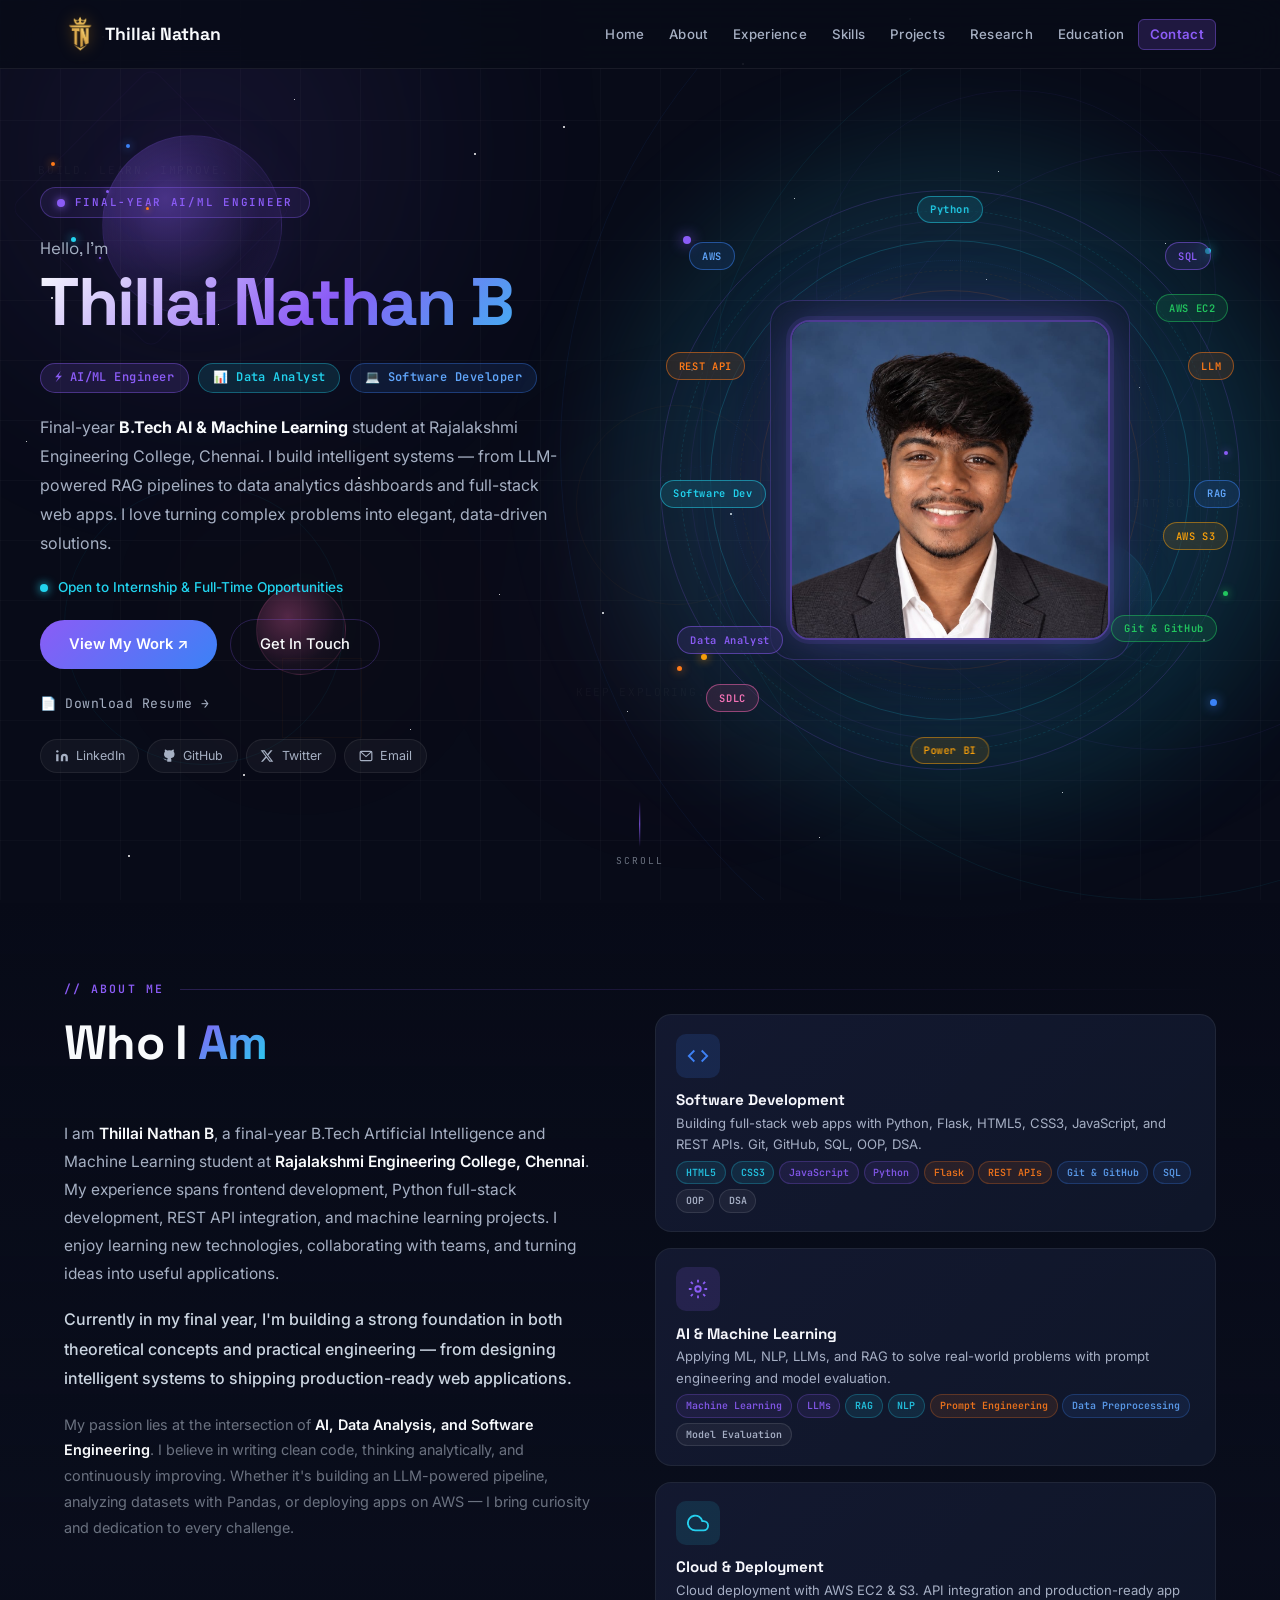
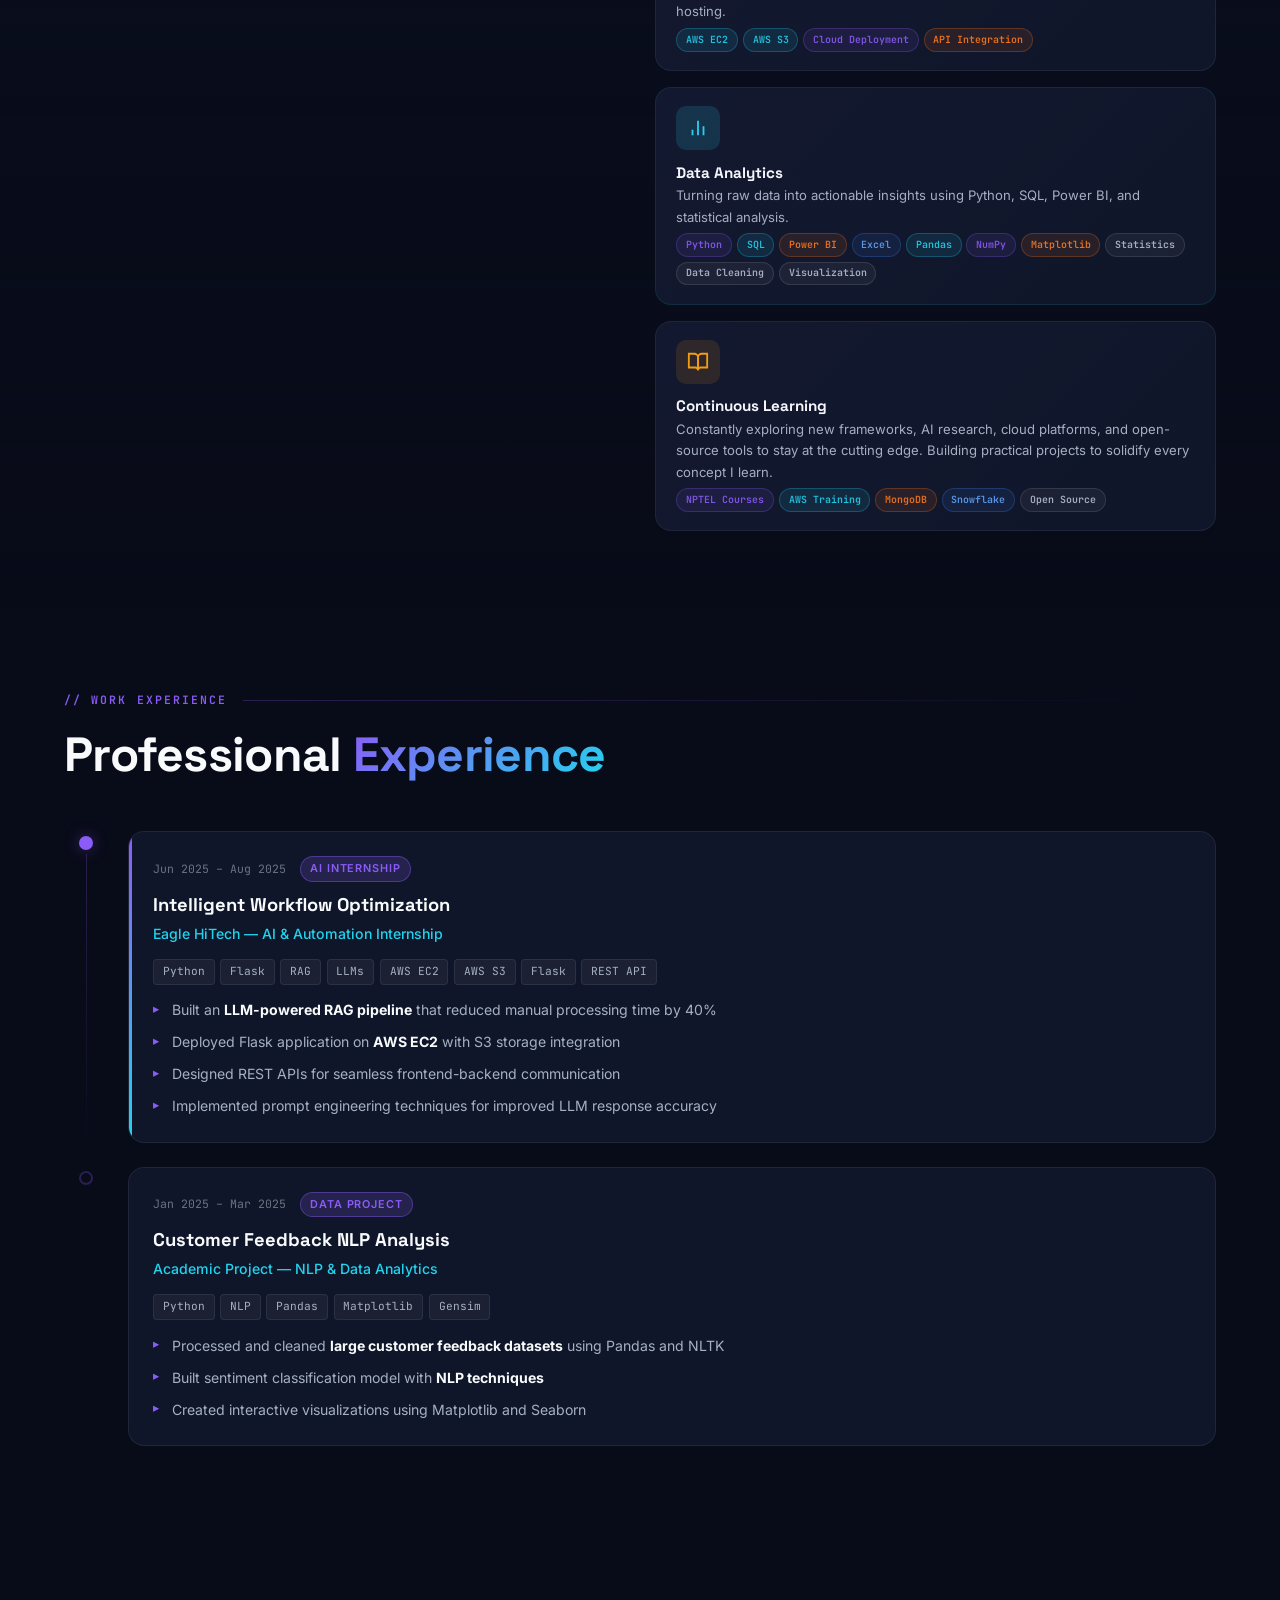
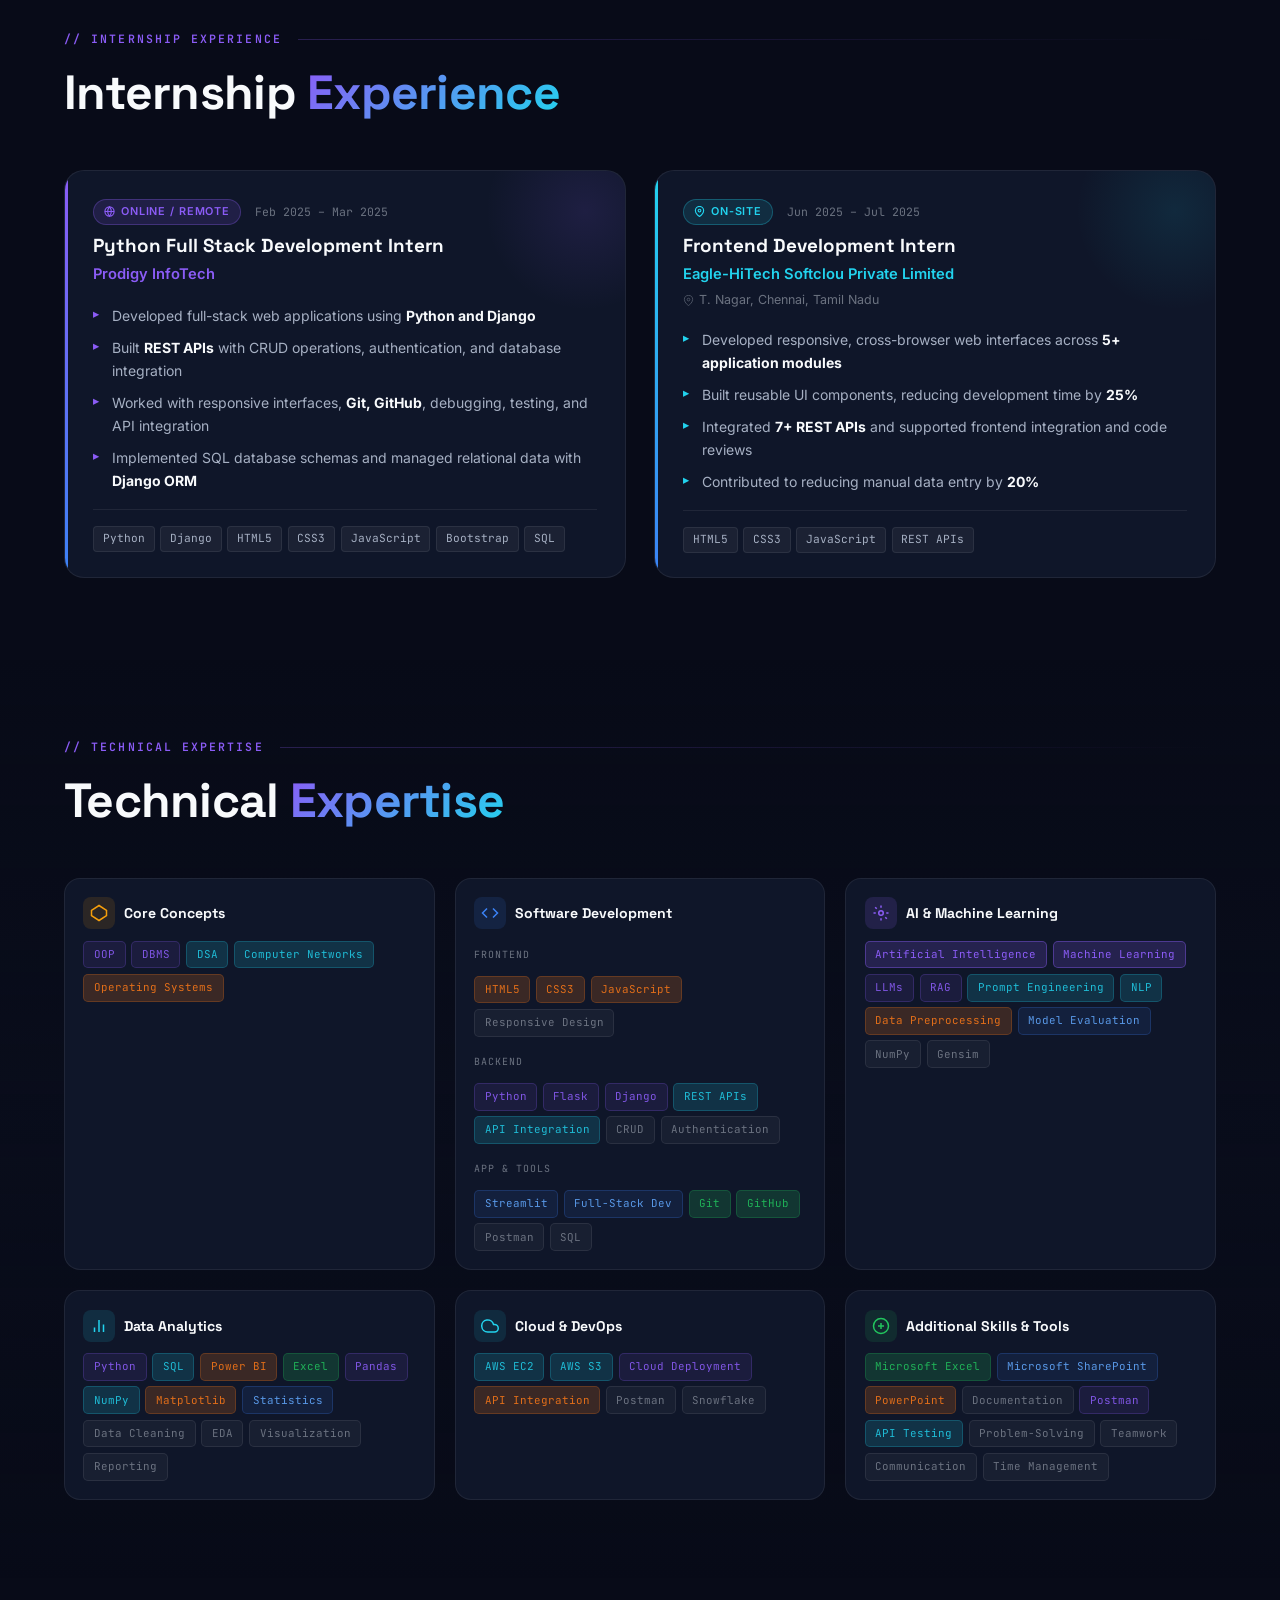
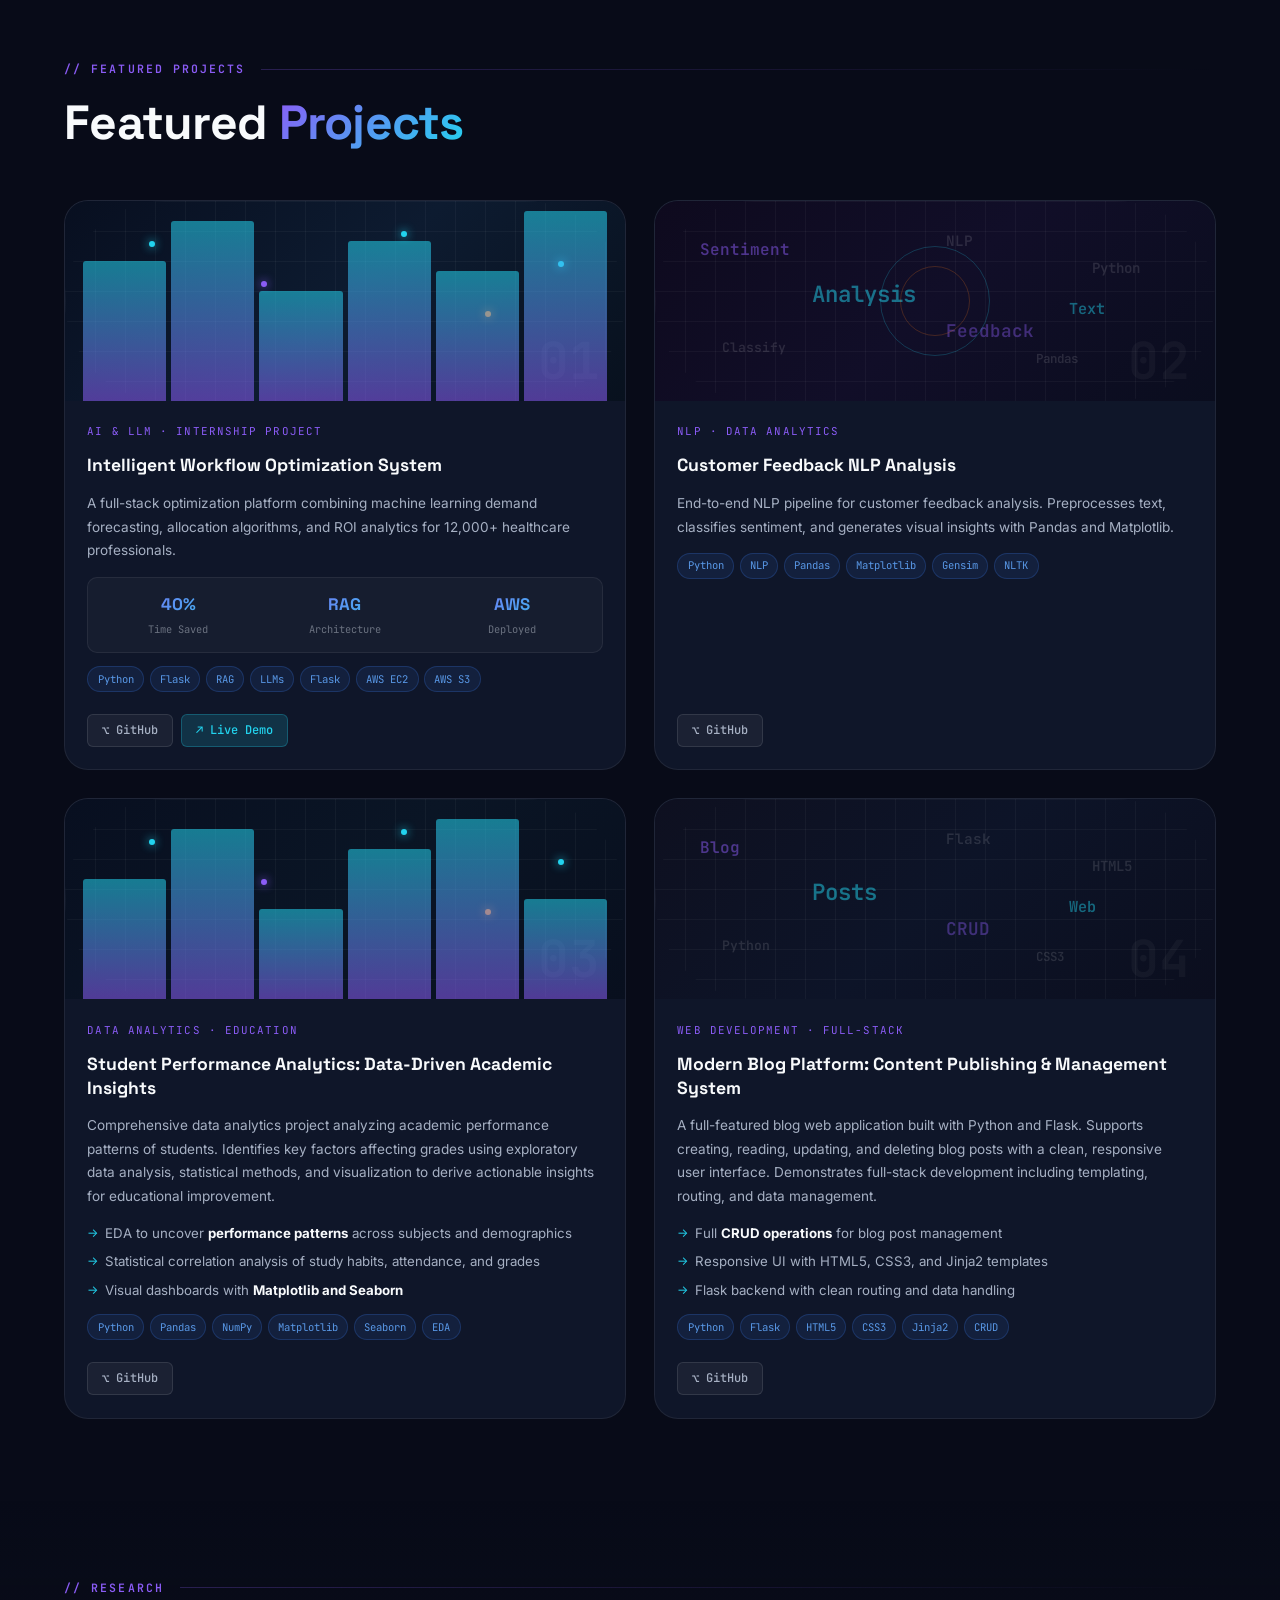
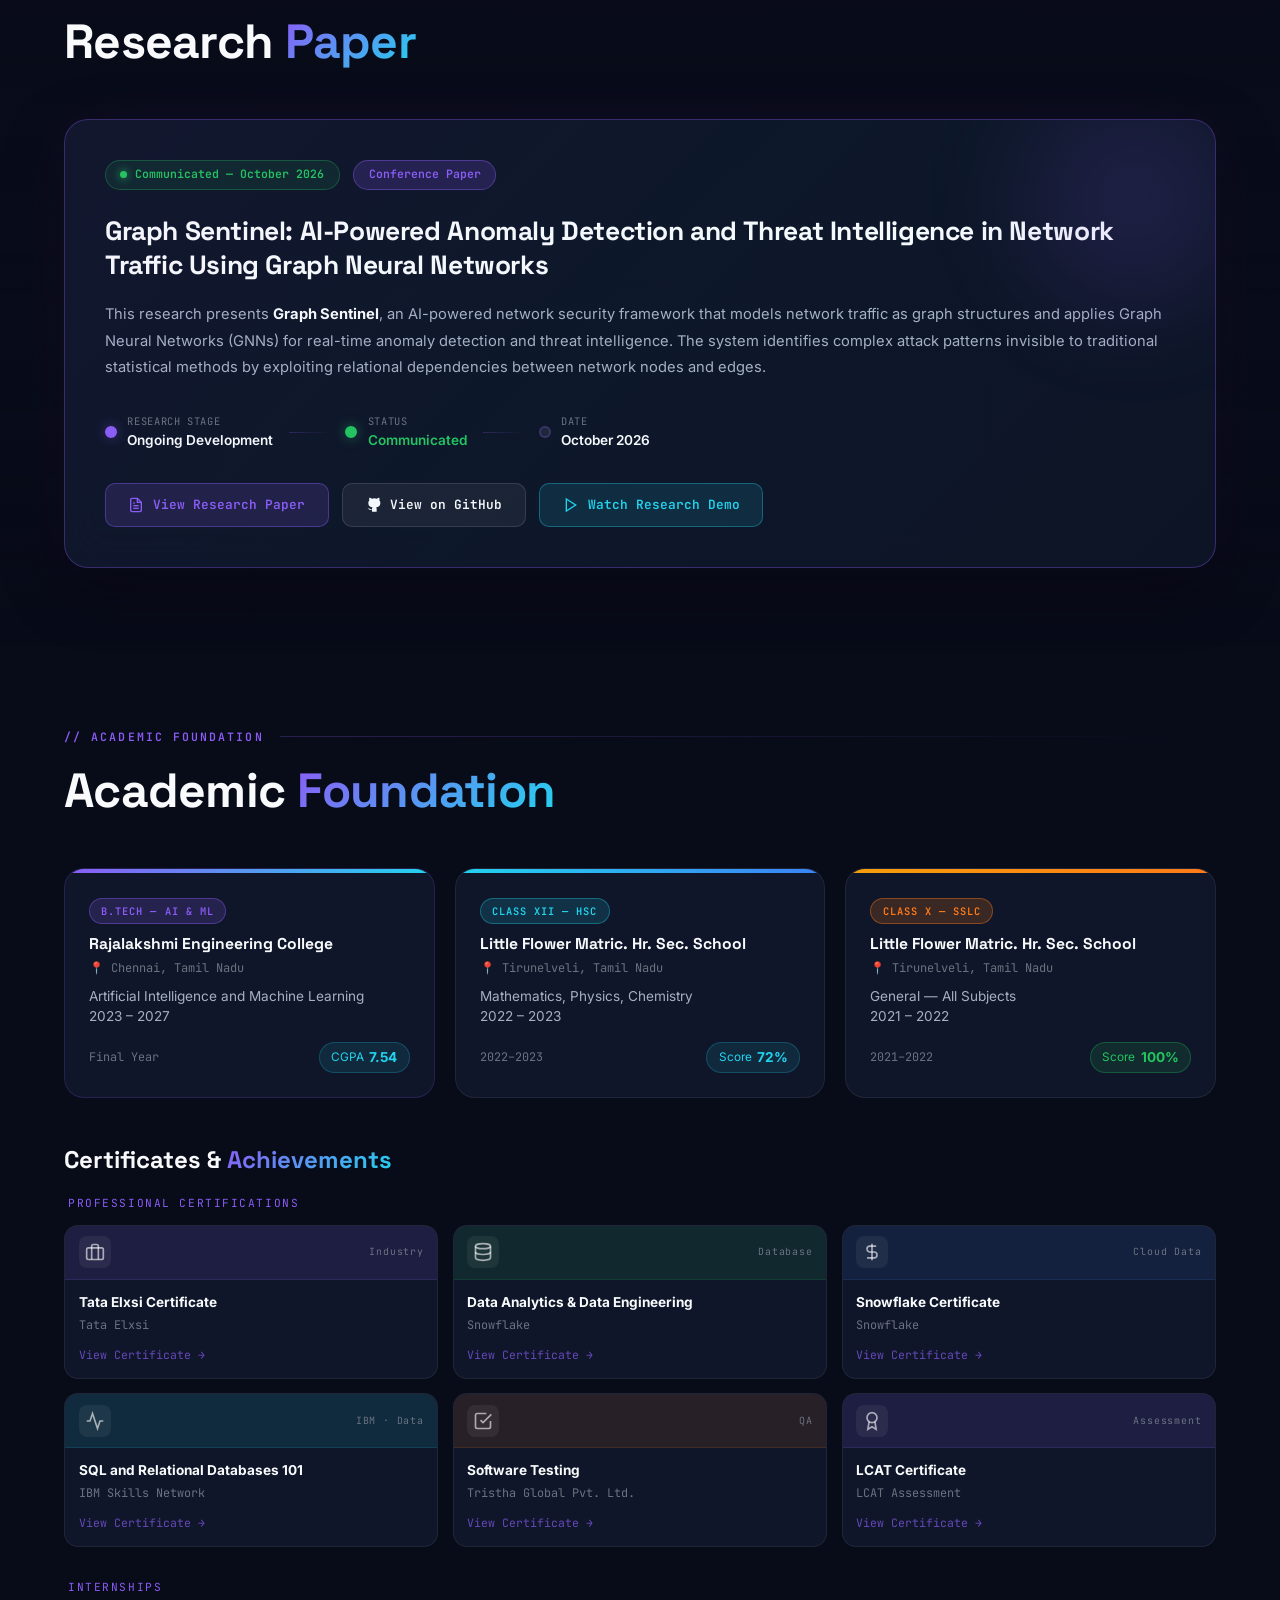
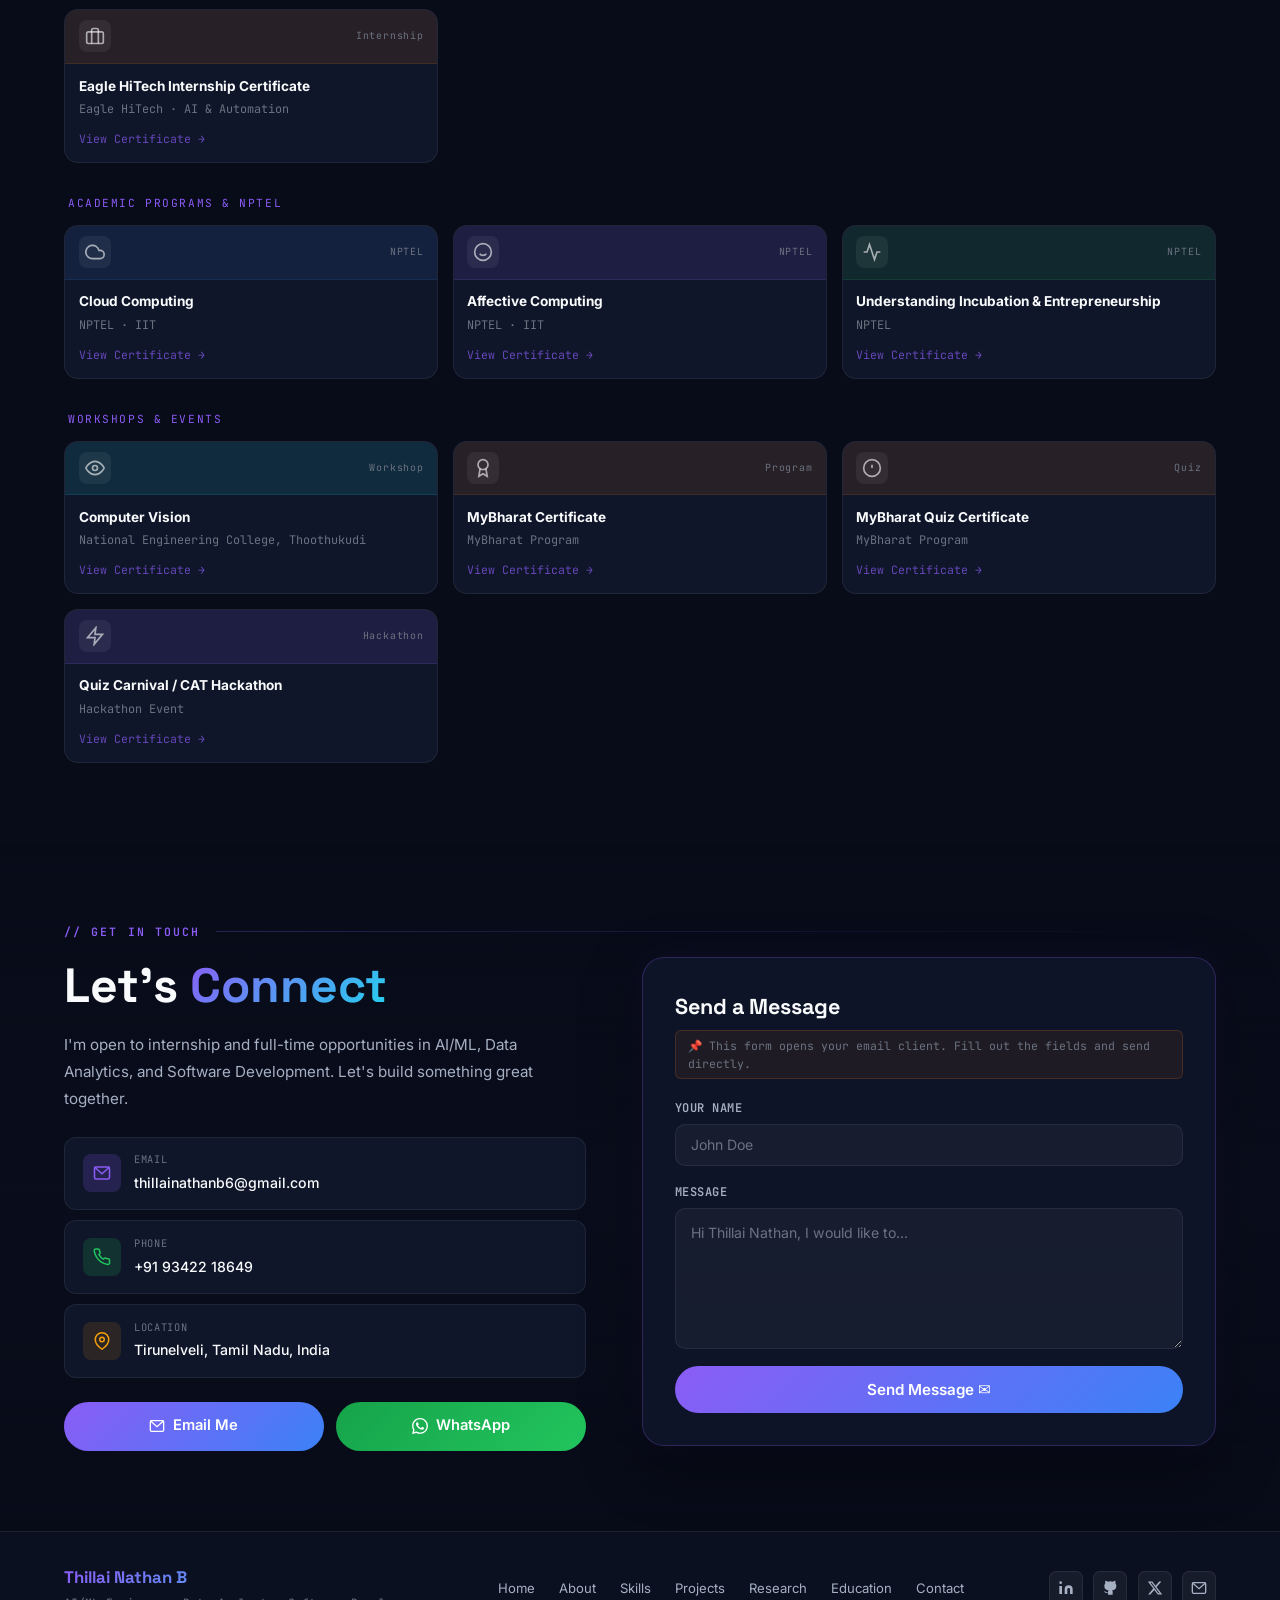
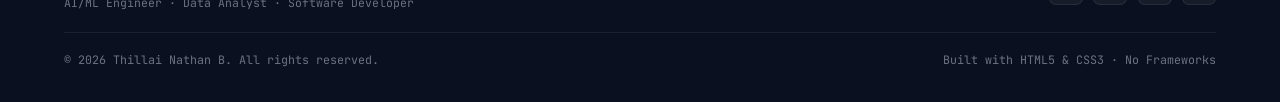
<file: index.html>
<!DOCTYPE html>
<html lang="en">
<head>
<meta charset="UTF-8"/>
<meta name="viewport" content="width=device-width,initial-scale=1.0"/>
<title>Thillai Nathan B | AI/ML &amp; Software Developer</title>
<meta name="description" content="Thillai Nathan B — Final-Year AI/ML Engineer, Data Analyst &amp; Software Developer. Portfolio showcasing projects, research, and skills."/>
<link rel="icon" type="image/png" href="assets/logo.png"/>
<link rel="preconnect" href="https://fonts.googleapis.com"/>
<link rel="preconnect" href="https://fonts.gstatic.com" crossorigin/>
<link href="https://fonts.googleapis.com/css2?family=Space+Grotesk:wght@300;400;500;600;700;800&family=Inter:wght@300;400;500;600;700&family=JetBrains+Mono:wght@400;500;600;700&display=swap" rel="stylesheet"/>
<link rel="stylesheet" href="style.css"/>
</head>
<body>

<!-- ═══════════════ AMBIENT BACKGROUND (Stage 7 upgraded) ═══════════════ -->
<div class="bg-ambient" aria-hidden="true">
  <div class="bg-grid"></div>
  <div class="bg-orb bg-orb-1"></div>
  <div class="bg-orb bg-orb-2"></div>
  <div class="bg-orb bg-orb-3"></div>
  <div class="bg-orb bg-orb-4"></div>
  <div class="bg-orb bg-orb-5"></div>
  <div class="bg-sphere bg-sphere-1"></div>
  <div class="bg-sphere bg-sphere-2"></div>
  <div class="bg-sphere bg-sphere-3"></div>
  <div class="bg-orbit bg-orbit-1"></div>
  <div class="bg-orbit bg-orbit-2"></div>
  <div class="bg-orbit bg-orbit-3"></div>
  <div class="bg-stars">
    <div class="star s1"></div><div class="star s2"></div><div class="star s3"></div>
    <div class="star s4"></div><div class="star s5"></div><div class="star s6"></div>
    <div class="star s7"></div><div class="star s8"></div><div class="star s9"></div>
    <div class="star s10"></div><div class="star s11"></div><div class="star s12"></div>
    <div class="star s13"></div><div class="star s14"></div><div class="star s15"></div>
    <div class="star s16"></div><div class="star s17"></div><div class="star s18"></div>
    <div class="star s19"></div><div class="star s20"></div><div class="star s21"></div>
    <div class="star s22"></div><div class="star s23"></div><div class="star s24"></div>
    <div class="star s25"></div><div class="star s26"></div><div class="star s27"></div>
    <div class="star s28"></div><div class="star s29"></div><div class="star s30"></div>
  </div>
  <div class="bg-motivational bg-mot-1">Build. Learn. Improve.</div>
  <div class="bg-motivational bg-mot-2">Ideas into Intelligent Solutions.</div>
  <div class="bg-motivational bg-mot-3">Keep Exploring.</div>
  <div class="drift-particle dp1"></div><div class="drift-particle dp2"></div>
  <div class="drift-particle dp3"></div><div class="drift-particle dp4"></div>
  <div class="drift-particle dp5"></div><div class="drift-particle dp6"></div>
  <div class="drift-particle dp7"></div><div class="drift-particle dp8"></div>
  <div class="light-trail lt-1"></div>
  <div class="light-trail lt-2"></div>
  <div class="light-trail lt-3"></div>
  <div class="geo-shape geo-1"></div>
  <div class="geo-shape geo-2"></div>
  <div class="geo-shape geo-3"></div>
  <div class="geo-shape geo-4"></div>
</div>

<!-- ═══════════════ SMOKE / FIRE LAYER ═══════════════ -->
<div class="fire-effect-layer" aria-hidden="true">
  <div class="fire-glow fire-glow-1"></div>
  <div class="fire-glow fire-glow-2"></div>
  <div class="fire-glow fire-glow-3"></div>
  <div class="smoke-puff smoke-puff-1"></div>
  <div class="smoke-puff smoke-puff-2"></div>
  <div class="smoke-puff smoke-puff-3"></div>
</div>

<!-- ═══════════════ NAVIGATION ═══════════════ -->
<header class="nav-header" role="banner">
  <nav class="nav-container" aria-label="Main navigation">
    <a href="#home" class="nav-logo" aria-label="Thillai Nathan Home">
      <img src="assets/logo.png" alt="TN Logo" class="nav-logo-img"/>
      <span class="nav-logo-name">Thillai Nathan</span>
    </a>
    <ul class="nav-links" role="list">
      <li><a href="#home"       class="nav-link">Home</a></li>
      <li><a href="#about"      class="nav-link">About</a></li>
      <li><a href="#experience" class="nav-link">Experience</a></li>
      <li><a href="#skills"     class="nav-link">Skills</a></li>
      <li><a href="#projects"   class="nav-link">Projects</a></li>
      <li><a href="#research"   class="nav-link">Research</a></li>
      <li><a href="#education"  class="nav-link">Education</a></li>
      <li><a href="#contact"    class="nav-link nav-cta">Contact</a></li>
    </ul>
    <details class="nav-mobile">
      <summary class="nav-burger" aria-label="Menu">
        <span class="burger-bar"></span>
        <span class="burger-bar"></span>
        <span class="burger-bar"></span>
      </summary>
      <div class="nav-mobile-panel">
        <a href="#home"       class="nav-mobile-link">Home</a>
        <a href="#about"      class="nav-mobile-link">About</a>
        <a href="#experience" class="nav-mobile-link">Experience</a>
        <a href="#skills"     class="nav-mobile-link">Skills</a>
        <a href="#projects"   class="nav-mobile-link">Projects</a>
        <a href="#research"   class="nav-mobile-link">Research</a>
        <a href="#education"  class="nav-mobile-link">Education</a>
        <a href="#contact"    class="nav-mobile-link">Contact</a>
      </div>
    </details>
  </nav>
</header>

<!-- ═══════════════ HERO SECTION ═══════════════ -->
<section id="home" class="hero-section" aria-label="Hero">
  <div class="hero-bg-decor" aria-hidden="true">
    <div class="hbg-ring hbg-ring-1"></div>
    <div class="hbg-ring hbg-ring-2"></div>
    <div class="hbg-ring hbg-ring-3"></div>
    <div class="spark-cluster">
      <div class="spark sp1"></div><div class="spark sp2"></div>
      <div class="spark sp3"></div><div class="spark sp4"></div>
      <div class="spark sp5"></div><div class="spark sp6"></div>
    </div>
  </div>
  <div class="hero-wrap">
    <!-- LEFT: Text -->
    <div class="hero-left">
      <!-- Stage 3: Updated badge -->
      <div class="hero-badge">
        <span class="badge-pulse"></span>
        <span class="badge-text">FINAL-YEAR AI/ML ENGINEER</span>
      </div>
      <h1 class="hero-h1">
        <span class="hero-greeting">Hello, I'm</span>
        <span class="hero-name">Thillai Nathan B</span>
      </h1>
      <!-- Stage 3: Three roles visible -->
      <div class="hero-roles-row">
        <span class="hero-role-pill rp-violet">⚡ AI/ML Engineer</span>
        <span class="hero-role-pill rp-cyan">📊 Data Analyst</span>
        <span class="hero-role-pill rp-blue">💻 Software Developer</span>
      </div>
      <p class="hero-desc">
        Final-year <strong>B.Tech AI &amp; Machine Learning</strong> student at Rajalakshmi Engineering College, Chennai.
        I build intelligent systems — from LLM-powered RAG pipelines to data analytics dashboards and full-stack web apps.
        I love turning complex problems into elegant, data-driven solutions.
      </p>
      <!-- Stage 3: Updated availability -->
      <div class="hero-availability">
        <span class="avail-dot"></span>
        Open to Internship &amp; Full-Time Opportunities
      </div>
      <div class="hero-ctas">
        <a href="#projects" class="btn-primary-hero" id="view-work-btn">
          <span class="btn-glow-effect"></span>
          View My Work ↗
        </a>
        <a href="#contact" class="btn-secondary-hero" id="contact-hero-btn">Get In Touch</a>
      </div>
      <a href="assets/certs/Thillai Nathan B.pdf" target="_blank" rel="noopener" class="btn-resume-link" id="resume-link">
        📄 Download Resume →
      </a>
      <!-- Stage 3: Social links -->
      <div class="hero-social-row">
        <a href="https://linkedin.com/in/thillai-nathan-b-592ab431b/" target="_blank" rel="noopener" class="social-pill" id="linkedin-hero">
          <svg width="14" height="14" viewBox="0 0 24 24" fill="currentColor"><path d="M16 8a6 6 0 016 6v7h-4v-7a2 2 0 00-2-2 2 2 0 00-2 2v7h-4v-7a6 6 0 016-6zM2 9h4v12H2z"/><circle cx="4" cy="4" r="2"/></svg>
          LinkedIn
        </a>
        <a href="https://github.com/Thillai3009" target="_blank" rel="noopener" class="social-pill" id="github-hero">
          <svg width="14" height="14" viewBox="0 0 24 24" fill="currentColor"><path d="M9 19c-5 1.5-5-2.5-7-3m14 6v-3.87a3.37 3.37 0 00-.94-2.61c3.14-.35 6.44-1.54 6.44-7A5.44 5.44 0 0020 4.77 5.07 5.07 0 0019.91 1S18.73.65 16 2.48a13.38 13.38 0 00-7 0C6.27.65 5.09 1 5.09 1A5.07 5.07 0 005 4.77a5.44 5.44 0 00-1.5 3.78c0 5.42 3.3 6.61 6.44 7A3.37 3.37 0 009 18.13V22"/></svg>
          GitHub
        </a>
        <a href="https://x.com/BThillai3009" target="_blank" rel="noopener" class="social-pill" id="twitter-hero">
          <svg width="14" height="14" viewBox="0 0 24 24" fill="currentColor"><path d="M18.244 2.25h3.308l-7.227 8.26 8.502 11.24H16.17l-5.214-6.817L4.99 21.75H1.68l7.73-8.835L1.254 2.25H8.08l4.713 6.231zm-1.161 17.52h1.833L7.084 4.126H5.117z"/></svg>
          Twitter
        </a>
        <a href="mailto:thillainathanb6@gmail.com" class="social-pill" id="email-hero">
          <svg width="14" height="14" viewBox="0 0 24 24" fill="none" stroke="currentColor" stroke-width="2"><rect x="2" y="4" width="20" height="16" rx="2"/><polyline points="2,4 12,13 22,4"/></svg>
          Email
        </a>
      </div>
    </div>

    <!-- RIGHT: PORTRAIT + 3D RINGS + BADGES (Stage 2 upgraded) -->
    <div class="hero-right">
      <div class="portrait-stage" aria-label="Profile photo with skill badges">
        <div class="portrait-ambient-glow" aria-hidden="true"></div>
        <!-- Orbital rings -->
        <div class="portrait-ring pr-outer" aria-hidden="true"></div>
        <div class="portrait-ring pr-outer2" aria-hidden="true"></div>
        <div class="portrait-ring pr-mid" aria-hidden="true"></div>
        <div class="portrait-ring pr-mid2" aria-hidden="true"></div>
        <div class="portrait-ring pr-inner" aria-hidden="true"></div>
        <div class="portrait-ring pr-inner2" aria-hidden="true"></div>
        <div class="portrait-ring pr-spring-1" aria-hidden="true"></div>
        <div class="portrait-ring pr-spring-2" aria-hidden="true"></div>
        <!-- 3D Orbital planes -->
        <div class="portrait-orbital po-1" aria-hidden="true"></div>
        <div class="portrait-orbital po-2" aria-hidden="true"></div>
        <div class="portrait-orbital po-3" aria-hidden="true"></div>
        <!-- Glass panel behind photo -->
        <div class="portrait-glass-panel" aria-hidden="true"></div>
        <!-- PHOTO -->
        <div class="portrait-frame">
          <img src="assets/profile.jpg" alt="Thillai Nathan B" class="portrait-photo"/>
        </div>
        <!-- Floating particles -->
        <div class="portrait-particle pp1" aria-hidden="true"></div>
        <div class="portrait-particle pp2" aria-hidden="true"></div>
        <div class="portrait-particle pp3" aria-hidden="true"></div>
        <div class="portrait-particle pp4" aria-hidden="true"></div>
        <div class="portrait-particle pp5" aria-hidden="true"></div>
        <div class="portrait-particle pp6" aria-hidden="true"></div>
        <div class="portrait-particle pp7" aria-hidden="true"></div>
        <!-- Stage 2+: 13 Skill badges -->
        <div class="skill-badge sb-1"><span>Python</span></div>
        <div class="skill-badge sb-2"><span>SQL</span></div>
        <div class="skill-badge sb-3"><span>LLM</span></div>
        <div class="skill-badge sb-4"><span>RAG</span></div>
        <div class="skill-badge sb-5"><span>Git &amp; GitHub</span></div>
        <div class="skill-badge sb-6"><span>Power BI</span></div>
        <div class="skill-badge sb-7"><span>Data Analyst</span></div>
        <div class="skill-badge sb-8"><span>Software Dev</span></div>
        <div class="skill-badge sb-9"><span>REST API</span></div>
        <div class="skill-badge sb-10"><span>AWS</span></div>
        <div class="skill-badge sb-11"><span>AWS EC2</span></div>
        <div class="skill-badge sb-12"><span>AWS S3</span></div>
        <div class="skill-badge sb-13"><span>SDLC</span></div>
      </div>
    </div>
  </div>
  <div class="scroll-hint" aria-hidden="true">
    <div class="scroll-line-anim"></div>
    <span class="scroll-label">SCROLL</span>
  </div>
</section>

<!-- ═══════════════ ABOUT (Stage 1 updated) ═══════════════ -->
<section id="about" class="about-section sec-pad" aria-label="About">
  <div class="container">
    <div class="sec-label-row"><span class="slr-text">// about me</span><div class="slr-line"></div></div>
    <div class="about-layout">
      <div class="about-text-col">
        <h2 class="sec-heading">Who I <em class="accent-em">Am</em></h2>
        <p class="about-para">
          I am <strong>Thillai Nathan B</strong>, a final-year B.Tech Artificial Intelligence and Machine Learning student
          at <strong>Rajalakshmi Engineering College, Chennai</strong>. My experience spans frontend development,
          Python full-stack development, REST API integration, and machine learning projects. I enjoy learning new
          technologies, collaborating with teams, and turning ideas into useful applications.
        </p>
        <p class="about-para about-para-highlight">
          Currently in my final year, I'm building a strong foundation in both theoretical concepts and practical
          engineering — from designing intelligent systems to shipping production-ready web applications.
        </p>
        <p class="about-para about-para-secondary">
          My passion lies at the intersection of <strong>AI, Data Analysis, and Software Engineering</strong>.
          I believe in writing clean code, thinking analytically, and continuously improving. Whether it's building
          an LLM-powered pipeline, analyzing datasets with Pandas, or deploying apps on AWS — I bring curiosity
          and dedication to every challenge.
        </p>
      </div>
      <!-- Stage 1: 5 categories -->
      <div class="about-pillars-col">
        <!-- 1. Software Development -->
        <div class="pillar-card">
          <div class="pillar-icon pi-dev">
            <svg width="22" height="22" viewBox="0 0 24 24" fill="none" stroke="currentColor" stroke-width="2"><polyline points="16 18 22 12 16 6"/><polyline points="8 6 2 12 8 18"/></svg>
          </div>
          <div>
            <div class="pillar-title">Software Development</div>
            <div class="pillar-body">Building full-stack web apps with Python, Flask, HTML5, CSS3, JavaScript, and REST APIs. Git, GitHub, SQL, OOP, DSA.</div>
            <div class="pillar-tags">
              <span class="pt-cyan">HTML5</span><span class="pt-cyan">CSS3</span><span class="pt-violet">JavaScript</span>
              <span class="pt-violet">Python</span><span class="pt-orange">Flask</span><span class="pt-orange">REST APIs</span>
              <span class="pt-blue">Git &amp; GitHub</span><span class="pt-blue">SQL</span><span class="pt-muted">OOP</span><span class="pt-muted">DSA</span>
            </div>
          </div>
        </div>
        <!-- 2. AI & ML -->
        <div class="pillar-card">
          <div class="pillar-icon pi-ai">
            <svg width="22" height="22" viewBox="0 0 24 24" fill="none" stroke="currentColor" stroke-width="2"><circle cx="12" cy="12" r="3"/><path d="M12 2v3M12 19v3M4.22 4.22l2.12 2.12M17.66 17.66l2.12 2.12M2 12h3M19 12h3M4.22 19.78l2.12-2.12M17.66 6.34l2.12-2.12"/></svg>
          </div>
          <div>
            <div class="pillar-title">AI &amp; Machine Learning</div>
            <div class="pillar-body">Applying ML, NLP, LLMs, and RAG to solve real-world problems with prompt engineering and model evaluation.</div>
            <div class="pillar-tags">
              <span class="pt-violet">Machine Learning</span><span class="pt-violet">LLMs</span><span class="pt-cyan">RAG</span>
              <span class="pt-cyan">NLP</span><span class="pt-orange">Prompt Engineering</span><span class="pt-blue">Data Preprocessing</span>
              <span class="pt-muted">Model Evaluation</span>
            </div>
          </div>
        </div>
        <!-- 3. Cloud -->
        <div class="pillar-card">
          <div class="pillar-icon pi-cloud">
            <svg width="22" height="22" viewBox="0 0 24 24" fill="none" stroke="currentColor" stroke-width="2"><path d="M18 10h-1.26A8 8 0 1 0 9 20h9a5 5 0 0 0 0-10z"/></svg>
          </div>
          <div>
            <div class="pillar-title">Cloud &amp; Deployment</div>
            <div class="pillar-body">Cloud deployment with AWS EC2 &amp; S3. API integration and production-ready app hosting.</div>
            <div class="pillar-tags">
              <span class="pt-cyan">AWS EC2</span><span class="pt-cyan">AWS S3</span>
              <span class="pt-violet">Cloud Deployment</span><span class="pt-orange">API Integration</span>
            </div>
          </div>
        </div>
        <!-- 4. Data Analyst (Stage 1 NEW) -->
        <div class="pillar-card pillar-card-data">
          <div class="pillar-icon pi-data">
            <svg width="22" height="22" viewBox="0 0 24 24" fill="none" stroke="currentColor" stroke-width="2"><line x1="18" y1="20" x2="18" y2="10"/><line x1="12" y1="20" x2="12" y2="4"/><line x1="6" y1="20" x2="6" y2="14"/></svg>
          </div>
          <div>
            <div class="pillar-title">Data Analytics</div>
            <div class="pillar-body">Turning raw data into actionable insights using Python, SQL, Power BI, and statistical analysis.</div>
            <div class="pillar-tags">
              <span class="pt-violet">Python</span><span class="pt-cyan">SQL</span><span class="pt-orange">Power BI</span>
              <span class="pt-blue">Excel</span><span class="pt-cyan">Pandas</span><span class="pt-violet">NumPy</span>
              <span class="pt-orange">Matplotlib</span><span class="pt-muted">Statistics</span><span class="pt-muted">Data Cleaning</span>
              <span class="pt-muted">Visualization</span>
            </div>
          </div>
        </div>
        <!-- 5. Continuous Learning -->
        <div class="pillar-card">
          <div class="pillar-icon pi-learn">
            <svg width="22" height="22" viewBox="0 0 24 24" fill="none" stroke="currentColor" stroke-width="2"><path d="M2 3h6a4 4 0 0 1 4 4v14a3 3 0 0 0-3-3H2z"/><path d="M22 3h-6a4 4 0 0 0-4 4v14a3 3 0 0 1 3-3h7z"/></svg>
          </div>
          <div>
            <div class="pillar-title">Continuous Learning</div>
            <div class="pillar-body">Constantly exploring new frameworks, AI research, cloud platforms, and open-source tools to stay at the cutting edge. Building practical projects to solidify every concept I learn.</div>
            <div class="pillar-tags">
              <span class="pt-violet">NPTEL Courses</span><span class="pt-cyan">AWS Training</span>
              <span class="pt-orange">MongoDB</span><span class="pt-blue">Snowflake</span><span class="pt-muted">Open Source</span>
            </div>
          </div>
        </div>
      </div>
    </div>
  </div>
</section>

<!-- ═══════════════ EXPERIENCE ═══════════════ -->
<section id="experience" class="exp-section sec-pad" aria-label="Experience">
  <div class="container">
    <div class="sec-label-row"><span class="slr-text">// work experience</span><div class="slr-line"></div></div>
    <h2 class="sec-heading">Professional <em class="accent-em">Experience</em></h2>
    <div class="timeline">
      <div class="tl-item tl-item-active">
        <div class="tl-connector"><div class="tl-dot tl-dot-active"></div><div class="tl-vline"></div></div>
        <div class="tl-card">
          <div class="tl-meta-row">
            <span class="tl-duration">Jun 2025 – Aug 2025</span>
            <span class="tl-badge">AI Internship</span>
          </div>
          <div class="tl-role">Intelligent Workflow Optimization</div>
          <div class="tl-company">Eagle HiTech — AI &amp; Automation Internship</div>
          <div class="tl-techs">
            <span class="tl-tech">Python</span><span class="tl-tech">Flask</span><span class="tl-tech">RAG</span>
            <span class="tl-tech">LLMs</span><span class="tl-tech">AWS EC2</span><span class="tl-tech">AWS S3</span>
            <span class="tl-tech">Flask</span><span class="tl-tech">REST API</span>
          </div>
          <ul class="tl-list">
            <li>Built an <strong>LLM-powered RAG pipeline</strong> that reduced manual processing time by 40%</li>
            <li>Deployed Flask application on <strong>AWS EC2</strong> with S3 storage integration</li>
            <li>Designed REST APIs for seamless frontend-backend communication</li>
            <li>Implemented prompt engineering techniques for improved LLM response accuracy</li>
          </ul>
        </div>
      </div>
      <div class="tl-item">
        <div class="tl-connector"><div class="tl-dot"></div><div class="tl-vline tl-vline-end"></div></div>
        <div class="tl-card">
          <div class="tl-meta-row">
            <span class="tl-duration">Jan 2025 – Mar 2025</span>
            <span class="tl-badge">Data Project</span>
          </div>
          <div class="tl-role">Customer Feedback NLP Analysis</div>
          <div class="tl-company">Academic Project — NLP &amp; Data Analytics</div>
          <div class="tl-techs">
            <span class="tl-tech">Python</span><span class="tl-tech">NLP</span><span class="tl-tech">Pandas</span>
            <span class="tl-tech">Matplotlib</span><span class="tl-tech">Gensim</span>
          </div>
          <ul class="tl-list">
            <li>Processed and cleaned <strong>large customer feedback datasets</strong> using Pandas and NLTK</li>
            <li>Built sentiment classification model with <strong>NLP techniques</strong></li>
            <li>Created interactive visualizations using Matplotlib and Seaborn</li>
          </ul>
        </div>
      </div>
    </div>
  </div>
</section>

<!-- ═══════════════ INTERNSHIP EXPERIENCE (Stage 8) ═══════════════ -->
<section id="internships" class="intern-section sec-pad" aria-label="Internship Experience">
  <div class="container">
    <div class="sec-label-row"><span class="slr-text">// internship experience</span><div class="slr-line"></div></div>
    <h2 class="sec-heading">Internship <em class="accent-em">Experience</em></h2>

    <div class="intern-grid">

      <!-- Internship 1: Prodigy InfoTech -->
      <article class="intern-card intern-card--remote" aria-label="Prodigy InfoTech internship">
        <div class="intern-card-glow" aria-hidden="true"></div>
        <div class="intern-card-stripe intern-stripe--violet" aria-hidden="true"></div>

        <div class="intern-header">
          <div class="intern-meta-row">
            <span class="intern-mode intern-mode--remote">
              <svg width="11" height="11" viewBox="0 0 24 24" fill="none" stroke="currentColor" stroke-width="2.5" aria-hidden="true"><circle cx="12" cy="12" r="10"/><path d="M12 2a15.3 15.3 0 0 1 4 10 15.3 15.3 0 0 1-4 10 15.3 15.3 0 0 1-4-10 15.3 15.3 0 0 1 4-10z"/><line x1="2" y1="12" x2="22" y2="12"/></svg>
              Online / Remote
            </span>
            <time class="intern-duration" datetime="2025-02">Feb 2025 – Mar 2025</time>
          </div>
          <h3 class="intern-role">Python Full Stack Development Intern</h3>
          <div class="intern-company">
            <span class="intern-company-name">Prodigy InfoTech</span>
          </div>
        </div>

        <div class="intern-body">
          <ul class="intern-list" aria-label="Key responsibilities">
            <li>Developed full-stack web applications using <strong>Python and Django</strong></li>
            <li>Built <strong>REST APIs</strong> with CRUD operations, authentication, and database integration</li>
            <li>Worked with responsive interfaces, <strong>Git, GitHub</strong>, debugging, testing, and API integration</li>
            <li>Implemented SQL database schemas and managed relational data with <strong>Django ORM</strong></li>
          </ul>
        </div>

        <div class="intern-footer">
          <div class="intern-techs" aria-label="Technologies used">
            <span class="tl-tech">Python</span>
            <span class="tl-tech">Django</span>
            <span class="tl-tech">HTML5</span>
            <span class="tl-tech">CSS3</span>
            <span class="tl-tech">JavaScript</span>
            <span class="tl-tech">Bootstrap</span>
            <span class="tl-tech">SQL</span>
          </div>
        </div>
      </article>

      <!-- Internship 2: Eagle-HiTech Softclou -->
      <article class="intern-card intern-card--onsite" aria-label="Eagle-HiTech Softclou internship">
        <div class="intern-card-glow intern-card-glow--cyan" aria-hidden="true"></div>
        <div class="intern-card-stripe intern-stripe--cyan" aria-hidden="true"></div>

        <div class="intern-header">
          <div class="intern-meta-row">
            <span class="intern-mode intern-mode--onsite">
              <svg width="11" height="11" viewBox="0 0 24 24" fill="none" stroke="currentColor" stroke-width="2.5" aria-hidden="true"><path d="M21 10c0 7-9 13-9 13s-9-6-9-13a9 9 0 0 1 18 0z"/><circle cx="12" cy="10" r="3"/></svg>
              On-site
            </span>
            <time class="intern-duration" datetime="2025-06">Jun 2025 – Jul 2025</time>
          </div>
          <h3 class="intern-role">Frontend Development Intern</h3>
          <div class="intern-company">
            <span class="intern-company-name">Eagle-HiTech Softclou Private Limited</span>
            <span class="intern-company-loc">
              <svg width="11" height="11" viewBox="0 0 24 24" fill="none" stroke="currentColor" stroke-width="2" aria-hidden="true"><path d="M21 10c0 7-9 13-9 13s-9-6-9-13a9 9 0 0 1 18 0z"/><circle cx="12" cy="10" r="3"/></svg>
              T. Nagar, Chennai, Tamil Nadu
            </span>
          </div>
        </div>

        <div class="intern-body">
          <ul class="intern-list" aria-label="Key responsibilities">
            <li>Developed responsive, cross-browser web interfaces across <strong>5+ application modules</strong></li>
            <li>Built reusable UI components, reducing development time by <strong>25%</strong></li>
            <li>Integrated <strong>7+ REST APIs</strong> and supported frontend integration and code reviews</li>
            <li>Contributed to reducing manual data entry by <strong>20%</strong></li>
          </ul>
        </div>

        <div class="intern-footer">
          <div class="intern-techs" aria-label="Technologies used">
            <span class="tl-tech">HTML5</span>
            <span class="tl-tech">CSS3</span>
            <span class="tl-tech">JavaScript</span>
            <span class="tl-tech">REST APIs</span>
          </div>
        </div>
      </article>

    </div>
  </div>
</section>

<!-- ═══════════════ SKILLS / TECHNICAL EXPERTISE (Stage 3 expanded) ═══════════════ -->
<section id="skills" class="skills-section sec-pad" aria-label="Technical Skills">
  <div class="container">
    <div class="sec-label-row"><span class="slr-text">// technical expertise</span><div class="slr-line"></div></div>
    <h2 class="sec-heading">Technical <em class="accent-em">Expertise</em></h2>
    <div class="skills-mega-grid">

      <!-- Core Concepts (Stage 3 new) -->
      <div class="skill-group sg-core">
        <div class="sg-header">
          <div class="sg-icon"><svg width="18" height="18" viewBox="0 0 24 24" fill="none" stroke="currentColor" stroke-width="2"><polygon points="12 2 22 8.5 22 15.5 12 22 2 15.5 2 8.5"/></svg></div>
          <span class="sg-title">Core Concepts</span>
        </div>
        <div class="sg-tags">
          <span class="sk-tag sk-violet">OOP</span>
          <span class="sk-tag sk-violet">DBMS</span>
          <span class="sk-tag sk-cyan">DSA</span>
          <span class="sk-tag sk-cyan">Computer Networks</span>
          <span class="sk-tag sk-orange">Operating Systems</span>
        </div>
      </div>

      <!-- Software Development (Stage 3 expanded) -->
      <div class="skill-group sg-dev">
        <div class="sg-header">
          <div class="sg-icon sg-web"><svg width="18" height="18" viewBox="0 0 24 24" fill="none" stroke="currentColor" stroke-width="2"><polyline points="16 18 22 12 16 6"/><polyline points="8 6 2 12 8 18"/></svg></div>
          <span class="sg-title">Software Development</span>
        </div>
        <div class="sg-sub-label">Frontend</div>
        <div class="sg-tags">
          <span class="sk-tag sk-orange">HTML5</span>
          <span class="sk-tag sk-orange">CSS3</span>
          <span class="sk-tag sk-orange">JavaScript</span>
          <span class="sk-tag sk-muted">Responsive Design</span>
        </div>
        <div class="sg-sub-label">Backend</div>
        <div class="sg-tags">
          <span class="sk-tag sk-violet">Python</span>
          <span class="sk-tag sk-violet">Flask</span>
          <span class="sk-tag sk-violet">Django</span>
          <span class="sk-tag sk-cyan">REST APIs</span>
          <span class="sk-tag sk-cyan">API Integration</span>
          <span class="sk-tag sk-muted">CRUD</span>
          <span class="sk-tag sk-muted">Authentication</span>
        </div>
        <div class="sg-sub-label">App &amp; Tools</div>
        <div class="sg-tags">
          <span class="sk-tag sk-blue">Streamlit</span>
          <span class="sk-tag sk-blue">Full-Stack Dev</span>
          <span class="sk-tag sk-green">Git</span>
          <span class="sk-tag sk-green">GitHub</span>
          <span class="sk-tag sk-muted">Postman</span>
          <span class="sk-tag sk-muted">SQL</span>
        </div>
      </div>

      <!-- AI & ML (Stage 3 expanded) -->
      <div class="skill-group sg-ai">
        <div class="sg-header">
          <div class="sg-icon sg-ai-icon"><svg width="18" height="18" viewBox="0 0 24 24" fill="none" stroke="currentColor" stroke-width="2"><circle cx="12" cy="12" r="3"/><path d="M12 2v3M12 19v3M4.22 4.22l2.12 2.12M17.66 17.66l2.12 2.12M2 12h3M19 12h3"/></svg></div>
          <span class="sg-title">AI &amp; Machine Learning</span>
        </div>
        <div class="sg-tags">
          <span class="sk-tag sk-primary">Artificial Intelligence</span>
          <span class="sk-tag sk-primary">Machine Learning</span>
          <span class="sk-tag sk-violet">LLMs</span>
          <span class="sk-tag sk-violet">RAG</span>
          <span class="sk-tag sk-cyan">Prompt Engineering</span>
          <span class="sk-tag sk-cyan">NLP</span>
          <span class="sk-tag sk-orange">Data Preprocessing</span>
          <span class="sk-tag sk-blue">Model Evaluation</span>
          <span class="sk-tag sk-muted">NumPy</span>
          <span class="sk-tag sk-muted">Gensim</span>
        </div>
      </div>

      <!-- Data Analytics (Stage 3 new dedicated) -->
      <div class="skill-group sg-data">
        <div class="sg-header">
          <div class="sg-icon sg-data-icon"><svg width="18" height="18" viewBox="0 0 24 24" fill="none" stroke="currentColor" stroke-width="2"><line x1="18" y1="20" x2="18" y2="10"/><line x1="12" y1="20" x2="12" y2="4"/><line x1="6" y1="20" x2="6" y2="14"/></svg></div>
          <span class="sg-title">Data Analytics</span>
        </div>
        <div class="sg-tags">
          <span class="sk-tag sk-violet">Python</span>
          <span class="sk-tag sk-cyan">SQL</span>
          <span class="sk-tag sk-orange">Power BI</span>
          <span class="sk-tag sk-green">Excel</span>
          <span class="sk-tag sk-violet">Pandas</span>
          <span class="sk-tag sk-cyan">NumPy</span>
          <span class="sk-tag sk-orange">Matplotlib</span>
          <span class="sk-tag sk-blue">Statistics</span>
          <span class="sk-tag sk-muted">Data Cleaning</span>
          <span class="sk-tag sk-muted">EDA</span>
          <span class="sk-tag sk-muted">Visualization</span>
          <span class="sk-tag sk-muted">Reporting</span>
        </div>
      </div>

      <!-- Cloud (Stage 3) -->
      <div class="skill-group sg-cloud">
        <div class="sg-header">
          <div class="sg-icon sg-cloud-icon"><svg width="18" height="18" viewBox="0 0 24 24" fill="none" stroke="currentColor" stroke-width="2"><path d="M18 10h-1.26A8 8 0 1 0 9 20h9a5 5 0 0 0 0-10z"/></svg></div>
          <span class="sg-title">Cloud &amp; DevOps</span>
        </div>
        <div class="sg-tags">
          <span class="sk-tag sk-cyan">AWS EC2</span>
          <span class="sk-tag sk-cyan">AWS S3</span>
          <span class="sk-tag sk-violet">Cloud Deployment</span>
          <span class="sk-tag sk-orange">API Integration</span>
          <span class="sk-tag sk-muted">Postman</span>
          <span class="sk-tag sk-muted">Snowflake</span>
        </div>
      </div>

      <!-- Additional Skills (Stage 3 new) -->
      <div class="skill-group sg-additional">
        <div class="sg-header">
          <div class="sg-icon sg-add-icon"><svg width="18" height="18" viewBox="0 0 24 24" fill="none" stroke="currentColor" stroke-width="2"><circle cx="12" cy="12" r="10"/><line x1="12" y1="8" x2="12" y2="16"/><line x1="8" y1="12" x2="16" y2="12"/></svg></div>
          <span class="sg-title">Additional Skills &amp; Tools</span>
        </div>
        <div class="sg-tags">
          <span class="sk-tag sk-green">Microsoft Excel</span>
          <span class="sk-tag sk-blue">Microsoft SharePoint</span>
          <span class="sk-tag sk-orange">PowerPoint</span>
          <span class="sk-tag sk-muted">Documentation</span>
          <span class="sk-tag sk-violet">Postman</span>
          <span class="sk-tag sk-cyan">API Testing</span>
          <span class="sk-tag sk-muted">Problem-Solving</span>
          <span class="sk-tag sk-muted">Teamwork</span>
          <span class="sk-tag sk-muted">Communication</span>
          <span class="sk-tag sk-muted">Time Management</span>
        </div>
      </div>

    </div>
  </div>
</section>

<!-- ═══════════════ PROJECTS (Stage 6: 4 projects) ═══════════════ -->
<section id="projects" class="projects-section sec-pad" aria-label="Projects">
  <div class="container">
    <div class="sec-label-row"><span class="slr-text">// featured projects</span><div class="slr-line"></div></div>
    <h2 class="sec-heading">Featured <em class="accent-em">Projects</em></h2>
    <div class="projects-grid">

      <!-- Project 1: Intelligent Workflow -->
      <div class="proj-card">
        <div class="proj-thumb pt-workflow">
          <div class="pt-grid-overlay"></div>
          <div class="pt-data-nodes">
            <div class="dn dn1"></div><div class="dn dn2"></div><div class="dn dn3"></div>
            <div class="dn dn4"></div><div class="dn dn5"></div>
          </div>
          <div class="pt-number">01</div>
          <div class="pt-chart-bars">
            <div class="pt-bar" style="--bh:70%"></div><div class="pt-bar" style="--bh:90%"></div>
            <div class="pt-bar" style="--bh:55%"></div><div class="pt-bar" style="--bh:80%"></div>
            <div class="pt-bar" style="--bh:65%"></div><div class="pt-bar" style="--bh:95%"></div>
          </div>
        </div>
        <div class="proj-body">
          <div class="proj-category">AI &amp; LLM · Internship Project</div>
          <h3 class="proj-title">Intelligent Workflow Optimization System</h3>
          <p class="proj-desc">A full-stack optimization platform combining machine learning demand forecasting, allocation algorithms, and ROI analytics for 12,000+ healthcare professionals.</p>
          <div class="proj-stats">
            <div class="ps-item"><div class="ps-value">40%</div><div class="ps-label">Time Saved</div></div>
            <div class="ps-item"><div class="ps-value">RAG</div><div class="ps-label">Architecture</div></div>
            <div class="ps-item"><div class="ps-value">AWS</div><div class="ps-label">Deployed</div></div>
          </div>
          <div class="proj-stack">
            <span class="ps-pill">Python</span><span class="ps-pill">Flask</span><span class="ps-pill">RAG</span>
            <span class="ps-pill">LLMs</span><span class="ps-pill">Flask</span><span class="ps-pill">AWS EC2</span><span class="ps-pill">AWS S3</span>
          </div>
          <div class="proj-links">
            <a href="https://github.com/Thillai3009/Sample-Drop-Optimization-ROI-Analysis" target="_blank" rel="noopener" class="proj-link-btn" id="proj1-github">⌥ GitHub</a>
            <a href="https://sample-drop-optimization-roi-analys.vercel.app" target="_blank" rel="noopener" class="proj-link-btn proj-link-live" id="proj1-demo">↗ Live Demo</a>
          </div>
        </div>
      </div>

      <!-- Project 2: Customer Feedback NLP -->
      <div class="proj-card">
        <div class="proj-thumb pt-nlp">
          <div class="pt-grid-overlay"></div>
          <div class="pt-word-cloud">
            <span class="wc1">Sentiment</span><span class="wc2">NLP</span><span class="wc3">Analysis</span>
            <span class="wc4">Feedback</span><span class="wc5">Classify</span><span class="wc6">Text</span>
            <span class="wc7">Python</span><span class="wc8">Pandas</span>
          </div>
          <div class="pt-sent-rings">
            <div class="sr-ring sr-pos"></div><div class="sr-ring sr-neg"></div>
          </div>
          <div class="pt-number">02</div>
        </div>
        <div class="proj-body">
          <div class="proj-category">NLP · Data Analytics</div>
          <h3 class="proj-title">Customer Feedback NLP Analysis</h3>
          <p class="proj-desc">End-to-end NLP pipeline for customer feedback analysis. Preprocesses text, classifies sentiment, and generates visual insights with Pandas and Matplotlib.</p>
          <div class="proj-stack">
            <span class="ps-pill">Python</span><span class="ps-pill">NLP</span><span class="ps-pill">Pandas</span>
            <span class="ps-pill">Matplotlib</span><span class="ps-pill">Gensim</span><span class="ps-pill">NLTK</span>
          </div>
          <div class="proj-links">
            <a href="https://github.com/Thillai3009/Customer-Feedback-NLP-Analysis" target="_blank" rel="noopener" class="proj-link-btn" id="proj2-github">⌥ GitHub</a>
          </div>
        </div>
      </div>

      <!-- Project 3: Student Performance Analytics (Stage 6 new) -->
      <div class="proj-card">
        <div class="proj-thumb pt-analytics">
          <div class="pt-grid-overlay"></div>
          <div class="pt-data-nodes">
            <div class="dn dn1"></div><div class="dn dn2"></div><div class="dn dn3"></div>
            <div class="dn dn4"></div><div class="dn dn5"></div>
          </div>
          <div class="pt-number">03</div>
          <div class="pt-chart-bars">
            <div class="pt-bar" style="--bh:60%"></div><div class="pt-bar" style="--bh:85%"></div>
            <div class="pt-bar" style="--bh:45%"></div><div class="pt-bar" style="--bh:75%"></div>
            <div class="pt-bar" style="--bh:90%"></div><div class="pt-bar" style="--bh:50%"></div>
          </div>
        </div>
        <div class="proj-body">
          <div class="proj-category">Data Analytics · Education</div>
          <h3 class="proj-title">Student Performance Analytics: Data-Driven Academic Insights</h3>
          <p class="proj-desc">Comprehensive data analytics project analyzing academic performance patterns of students. Identifies key factors affecting grades using exploratory data analysis, statistical methods, and visualization to derive actionable insights for educational improvement.</p>
          <ul class="proj-bullets">
            <li>EDA to uncover <strong>performance patterns</strong> across subjects and demographics</li>
            <li>Statistical correlation analysis of study habits, attendance, and grades</li>
            <li>Visual dashboards with <strong>Matplotlib and Seaborn</strong></li>
          </ul>
          <div class="proj-stack">
            <span class="ps-pill">Python</span><span class="ps-pill">Pandas</span><span class="ps-pill">NumPy</span>
            <span class="ps-pill">Matplotlib</span><span class="ps-pill">Seaborn</span><span class="ps-pill">EDA</span>
          </div>
          <div class="proj-links">
            <a href="https://github.com/Thillai3009/Student-Performance-Analysis" target="_blank" rel="noopener" class="proj-link-btn" id="proj3-github">⌥ GitHub</a>
          </div>
        </div>
      </div>

      <!-- Project 4: Blog Platform (Stage 6 new) -->
      <div class="proj-card">
        <div class="proj-thumb pt-blog">
          <div class="pt-grid-overlay"></div>
          <div class="pt-word-cloud">
            <span class="wc1">Blog</span><span class="wc2">Flask</span><span class="wc3">Posts</span>
            <span class="wc4">CRUD</span><span class="wc5">Python</span><span class="wc6">Web</span>
            <span class="wc7">HTML5</span><span class="wc8">CSS3</span>
          </div>
          <div class="pt-number">04</div>
        </div>
        <div class="proj-body">
          <div class="proj-category">Web Development · Full-Stack</div>
          <h3 class="proj-title">Modern Blog Platform: Content Publishing &amp; Management System</h3>
          <p class="proj-desc">A full-featured blog web application built with Python and Flask. Supports creating, reading, updating, and deleting blog posts with a clean, responsive user interface. Demonstrates full-stack development including templating, routing, and data management.</p>
          <ul class="proj-bullets">
            <li>Full <strong>CRUD operations</strong> for blog post management</li>
            <li>Responsive UI with HTML5, CSS3, and Jinja2 templates</li>
            <li>Flask backend with clean routing and data handling</li>
          </ul>
          <div class="proj-stack">
            <span class="ps-pill">Python</span><span class="ps-pill">Flask</span><span class="ps-pill">HTML5</span>
            <span class="ps-pill">CSS3</span><span class="ps-pill">Jinja2</span><span class="ps-pill">CRUD</span>
          </div>
          <div class="proj-links">
            <a href="https://github.com/Thillai3009/Blog_project" target="_blank" rel="noopener" class="proj-link-btn" id="proj4-github">⌥ GitHub</a>
          </div>
        </div>
      </div>

    </div>
  </div>
</section>

<!-- ═══════════════ RESEARCH PAPER (Stage 5 new) ═══════════════ -->
<section id="research" class="research-section sec-pad" aria-label="Research Paper">
  <div class="container">
    <div class="sec-label-row"><span class="slr-text">// research</span><div class="slr-line"></div></div>
    <h2 class="sec-heading">Research <em class="accent-em">Paper</em></h2>
    <div class="research-card">
      <div class="research-card-glow" aria-hidden="true"></div>
      <!-- Status badges -->
      <div class="research-meta-row">
        <span class="research-status-badge">
          <span class="rs-dot"></span> Communicated — October 2026
        </span>
        <span class="research-type-badge">Conference Paper</span>
      </div>
      <!-- Title -->
      <h3 class="research-title">Graph Sentinel: AI-Powered Anomaly Detection and Threat Intelligence in Network Traffic Using Graph Neural Networks</h3>
      <!-- Description -->
      <p class="research-desc">
        This research presents <strong>Graph Sentinel</strong>, an AI-powered network security framework that models network traffic as graph structures and applies Graph Neural Networks (GNNs) for real-time anomaly detection and threat intelligence. The system identifies complex attack patterns invisible to traditional statistical methods by exploiting relational dependencies between network nodes and edges.
      </p>
      <!-- Research Timeline -->
      <div class="research-timeline">
        <div class="rt-item rt-active">
          <div class="rt-dot rt-dot-active"></div>
          <div class="rt-content">
            <div class="rt-label">Research Stage</div>
            <div class="rt-value">Ongoing Development</div>
          </div>
        </div>
        <div class="rt-connector"></div>
        <div class="rt-item rt-active">
          <div class="rt-dot rt-dot-comm"></div>
          <div class="rt-content">
            <div class="rt-label">Status</div>
            <div class="rt-value rt-communicated">Communicated</div>
          </div>
        </div>
        <div class="rt-connector"></div>
        <div class="rt-item">
          <div class="rt-dot"></div>
          <div class="rt-content">
            <div class="rt-label">Date</div>
            <div class="rt-value">October 2026</div>
          </div>
        </div>
      </div>
      <!-- Action buttons -->
      <div class="research-actions">
        <a href="assets/certs/GRAPH SENTINEL CONFERENCE PAPER.pdf" target="_blank" rel="noopener" class="research-btn rb-paper" id="view-paper-btn">
          <svg width="16" height="16" viewBox="0 0 24 24" fill="none" stroke="currentColor" stroke-width="2"><path d="M14 2H6a2 2 0 0 0-2 2v16a2 2 0 0 0 2 2h12a2 2 0 0 0 2-2V8z"/><polyline points="14 2 14 8 20 8"/><line x1="16" y1="13" x2="8" y2="13"/><line x1="16" y1="17" x2="8" y2="17"/><polyline points="10 9 9 9 8 9"/></svg>
          View Research Paper
        </a>
        <a href="https://github.com/Thillai3009?tab=repositories" target="_blank" rel="noopener" class="research-btn rb-github" id="view-research-github">
          <svg width="16" height="16" viewBox="0 0 24 24" fill="currentColor"><path d="M9 19c-5 1.5-5-2.5-7-3m14 6v-3.87a3.37 3.37 0 00-.94-2.61c3.14-.35 6.44-1.54 6.44-7A5.44 5.44 0 0020 4.77 5.07 5.07 0 0019.91 1S18.73.65 16 2.48a13.38 13.38 0 00-7 0C6.27.65 5.09 1 5.09 1A5.07 5.07 0 005 4.77a5.44 5.44 0 00-1.5 3.78c0 5.42 3.3 6.61 6.44 7A3.37 3.37 0 009 18.13V22"/></svg>
          View on GitHub
        </a>
        <a href="research-video.html" target="_blank" rel="noopener" class="research-btn rb-video" id="watch-demo-btn">
          <svg width="16" height="16" viewBox="0 0 24 24" fill="none" stroke="currentColor" stroke-width="2"><polygon points="5 3 19 12 5 21 5 3"/></svg>
          Watch Research Demo
        </a>
      </div>
    </div>
  </div>
</section>

<!-- ═══════════════ EDUCATION (Stage 4: 3 cards + all certs) ═══════════════ -->
<section id="education" class="edu-section sec-pad" aria-label="Education">
  <div class="container">
    <div class="sec-label-row"><span class="slr-text">// academic foundation</span><div class="slr-line"></div></div>
    <h2 class="sec-heading">Academic <em class="accent-em">Foundation</em></h2>
    <div class="edu-cards">

      <!-- College -->
      <div class="edu-card edu-card-main">
        <div class="edu-card-stripe"></div>
        <div class="edu-card-inner">
          <span class="edu-degree-pill">B.Tech — AI &amp; ML</span>
          <h3 class="edu-inst">Rajalakshmi Engineering College</h3>
          <div class="edu-loc">📍 Chennai, Tamil Nadu</div>
          <div class="edu-prog">Artificial Intelligence and Machine Learning<br/>2023 – 2027</div>
          <div class="edu-footer-row">
            <span class="edu-year">Final Year</span>
            <span class="edu-cgpa-badge">CGPA <strong>7.54</strong></span>
          </div>
        </div>
      </div>

      <!-- Class XII (Stage 4 updated) -->
      <div class="edu-card">
        <div class="edu-card-stripe edu-stripe-2"></div>
        <div class="edu-card-inner">
          <span class="edu-degree-pill edu-pill-2">Class XII — HSC</span>
          <h3 class="edu-inst">Little Flower Matric. Hr. Sec. School</h3>
          <div class="edu-loc">📍 Tirunelveli, Tamil Nadu</div>
          <div class="edu-prog">Mathematics, Physics, Chemistry<br/>2022 – 2023</div>
          <div class="edu-footer-row">
            <span class="edu-year">2022–2023</span>
            <span class="edu-cgpa-badge edu-score-badge">Score <strong>72%</strong></span>
          </div>
        </div>
      </div>

      <!-- Class X (Stage 4 new) -->
      <div class="edu-card">
        <div class="edu-card-stripe edu-stripe-3"></div>
        <div class="edu-card-inner">
          <span class="edu-degree-pill edu-pill-3">Class X — SSLC</span>
          <h3 class="edu-inst">Little Flower Matric. Hr. Sec. School</h3>
          <div class="edu-loc">📍 Tirunelveli, Tamil Nadu</div>
          <div class="edu-prog">General — All Subjects<br/>2021 – 2022</div>
          <div class="edu-footer-row">
            <span class="edu-year">2021–2022</span>
            <span class="edu-cgpa-badge edu-score-perfect">Score <strong>100%</strong></span>
          </div>
        </div>
      </div>

    </div>

    <!-- ── CERTIFICATES & ACHIEVEMENTS (Stage 4) ── -->
    <div class="certs-block">
      <h3 class="certs-block-title">Certificates &amp; <em class="accent-em">Achievements</em></h3>

      <!-- Category: Professional Certifications -->
      <div class="cert-category-label">Professional Certifications</div>
      <div class="certs-grid">

        <a href="assets/certs/TATA ELXSI CERTIFICATE.pdf" target="_blank" rel="noopener" class="cert-card" id="cert-tata">
          <div class="cert-card-top cc-violet">
            <div class="cc-icon"><svg width="20" height="20" viewBox="0 0 24 24" fill="none" stroke="currentColor" stroke-width="2"><rect x="2" y="7" width="20" height="14" rx="2"/><path d="M16 21V5a2 2 0 0 0-2-2h-4a2 2 0 0 0-2 2v16"/></svg></div>
            <span class="cc-cat">Industry</span>
          </div>
          <div class="cert-card-body">
            <div class="cc-title">Tata Elxsi Certificate</div>
            <div class="cc-org">Tata Elxsi</div>
            <div class="cc-link-row">View Certificate →</div>
          </div>
        </a>

        <a href="assets/certs/MONGO DB CERTIFICATE.pdf" target="_blank" rel="noopener" class="cert-card" id="cert-mongo">
          <div class="cert-card-top cc-green">
            <div class="cc-icon"><svg width="20" height="20" viewBox="0 0 24 24" fill="none" stroke="currentColor" stroke-width="2"><ellipse cx="12" cy="5" rx="9" ry="3"/><path d="M21 12c0 1.66-4 3-9 3s-9-1.34-9-3"/><path d="M3 5v14c0 1.66 4 3 9 3s9-1.34 9-3V5"/></svg></div>
            <span class="cc-cat">Database</span>
          </div>
          <div class="cert-card-body">
            <div class="cc-title">Data Analytics &amp; Data Engineering</div>
            <div class="cc-org">Snowflake</div>
            <div class="cc-link-row">View Certificate →</div>
          </div>
        </a>

        <a href="assets/certs/SNOWFLAKE ERTIFICATE.pdf" target="_blank" rel="noopener" class="cert-card" id="cert-snowflake">
          <div class="cert-card-top cc-blue">
            <div class="cc-icon"><svg width="20" height="20" viewBox="0 0 24 24" fill="none" stroke="currentColor" stroke-width="2"><line x1="12" y1="2" x2="12" y2="22"/><path d="M17 5H9.5a3.5 3.5 0 0 0 0 7h5a3.5 3.5 0 0 1 0 7H6"/></svg></div>
            <span class="cc-cat">Cloud Data</span>
          </div>
          <div class="cert-card-body">
            <div class="cc-title">Snowflake Certificate</div>
            <div class="cc-org">Snowflake</div>
            <div class="cc-link-row">View Certificate →</div>
          </div>
        </a>

        <a href="assets/certs/SQL IBM CERTIFICATE.pdf" target="_blank" rel="noopener" class="cert-card" id="cert-sql-ibm">
          <div class="cert-card-top cc-cyan">
            <div class="cc-icon"><svg width="20" height="20" viewBox="0 0 24 24" fill="none" stroke="currentColor" stroke-width="2"><polyline points="22 12 18 12 15 21 9 3 6 12 2 12"/></svg></div>
            <span class="cc-cat">IBM · Data</span>
          </div>
          <div class="cert-card-body">
            <div class="cc-title">SQL and Relational Databases 101</div>
            <div class="cc-org">IBM Skills Network</div>
            <div class="cc-link-row">View Certificate →</div>
          </div>
        </a>

        <a href="assets/certs/SOFTWARE TESTING.pdf" target="_blank" rel="noopener" class="cert-card" id="cert-testing">
          <div class="cert-card-top cc-orange">
            <div class="cc-icon"><svg width="20" height="20" viewBox="0 0 24 24" fill="none" stroke="currentColor" stroke-width="2"><polyline points="9 11 12 14 22 4"/><path d="M21 12v7a2 2 0 0 1-2 2H5a2 2 0 0 1-2-2V5a2 2 0 0 1 2-2h11"/></svg></div>
            <span class="cc-cat">QA</span>
          </div>
          <div class="cert-card-body">
            <div class="cc-title">Software Testing</div>
            <div class="cc-org">Tristha Global Pvt. Ltd.</div>
            <div class="cc-link-row">View Certificate →</div>
          </div>
        </a>

        <a href="assets/certs/LCAT CERTIFICATE.pdf" target="_blank" rel="noopener" class="cert-card" id="cert-lcat">
          <div class="cert-card-top cc-violet">
            <div class="cc-icon"><svg width="20" height="20" viewBox="0 0 24 24" fill="none" stroke="currentColor" stroke-width="2"><circle cx="12" cy="8" r="6"/><path d="M15.477 12.89L17 22l-5-3-5 3 1.523-9.11"/></svg></div>
            <span class="cc-cat">Assessment</span>
          </div>
          <div class="cert-card-body">
            <div class="cc-title">LCAT Certificate</div>
            <div class="cc-org">LCAT Assessment</div>
            <div class="cc-link-row">View Certificate →</div>
          </div>
        </a>

      </div>

      <!-- Category: Internship -->
      <div class="cert-category-label" style="margin-top:2rem">Internships</div>
      <div class="certs-grid">
        <a href="assets/certs/INTERNSHIP CERTIFICATE.pdf" target="_blank" rel="noopener" class="cert-card" id="cert-internship">
          <div class="cert-card-top cc-orange">
            <div class="cc-icon"><svg width="20" height="20" viewBox="0 0 24 24" fill="none" stroke="currentColor" stroke-width="2"><rect x="2" y="7" width="20" height="14" rx="2"/><path d="M16 21V5a2 2 0 0 0-2-2h-4a2 2 0 0 0-2 2v16"/></svg></div>
            <span class="cc-cat">Internship</span>
          </div>
          <div class="cert-card-body">
            <div class="cc-title">Eagle HiTech Internship Certificate</div>
            <div class="cc-org">Eagle HiTech · AI &amp; Automation</div>
            <div class="cc-link-row">View Certificate →</div>
          </div>
        </a>
      </div>

      <!-- Category: Academic Programs & NPTEL -->
      <div class="cert-category-label" style="margin-top:2rem">Academic Programs &amp; NPTEL</div>
      <div class="certs-grid">
        <a href="assets/certs/cloud computing.pdf" target="_blank" rel="noopener" class="cert-card" id="cert-cloud">
          <div class="cert-card-top cc-blue">
            <div class="cc-icon"><svg width="20" height="20" viewBox="0 0 24 24" fill="none" stroke="currentColor" stroke-width="2"><path d="M18 10h-1.26A8 8 0 1 0 9 20h9a5 5 0 0 0 0-10z"/></svg></div>
            <span class="cc-cat">NPTEL</span>
          </div>
          <div class="cert-card-body">
            <div class="cc-title">Cloud Computing</div>
            <div class="cc-org">NPTEL · IIT</div>
            <div class="cc-link-row">View Certificate →</div>
          </div>
        </a>

        <a href="assets/certs/AFFECTIVE COMPUTING.pdf" target="_blank" rel="noopener" class="cert-card" id="cert-affective">
          <div class="cert-card-top cc-violet">
            <div class="cc-icon"><svg width="20" height="20" viewBox="0 0 24 24" fill="none" stroke="currentColor" stroke-width="2"><circle cx="12" cy="12" r="10"/><path d="M8 14s1.5 2 4 2 4-2 4-2"/><line x1="9" y1="9" x2="9.01" y2="9"/><line x1="15" y1="9" x2="15.01" y2="9"/></svg></div>
            <span class="cc-cat">NPTEL</span>
          </div>
          <div class="cert-card-body">
            <div class="cc-title">Affective Computing</div>
            <div class="cc-org">NPTEL · IIT</div>
            <div class="cc-link-row">View Certificate →</div>
          </div>
        </a>

        <a href="assets/certs/Understanding Incubation and Entrepreneurship.pdf" target="_blank" rel="noopener" class="cert-card" id="cert-entrepreneur">
          <div class="cert-card-top cc-green">
            <div class="cc-icon"><svg width="20" height="20" viewBox="0 0 24 24" fill="none" stroke="currentColor" stroke-width="2"><path d="M22 12h-4l-3 9L9 3l-3 9H2"/></svg></div>
            <span class="cc-cat">NPTEL</span>
          </div>
          <div class="cert-card-body">
            <div class="cc-title">Understanding Incubation &amp; Entrepreneurship</div>
            <div class="cc-org">NPTEL</div>
            <div class="cc-link-row">View Certificate →</div>
          </div>
        </a>
      </div>

      <!-- Category: Workshops & Events -->
      <div class="cert-category-label" style="margin-top:2rem">Workshops &amp; Events</div>
      <div class="certs-grid">
        <a href="assets/certs/NEXT GEN LEARN - COMPUTER VISION CERTIFICATE.jpg" target="_blank" rel="noopener" class="cert-card" id="cert-cv">
          <div class="cert-card-top cc-cyan">
            <div class="cc-icon"><svg width="20" height="20" viewBox="0 0 24 24" fill="none" stroke="currentColor" stroke-width="2"><path d="M1 12s4-8 11-8 11 8 11 8-4 8-11 8-11-8-11-8z"/><circle cx="12" cy="12" r="3"/></svg></div>
            <span class="cc-cat">Workshop</span>
          </div>
          <div class="cert-card-body">
            <div class="cc-title">Computer Vision</div>
            <div class="cc-org">National Engineering College, Thoothukudi</div>
            <div class="cc-link-row">View Certificate →</div>
          </div>
        </a>

        <a href="assets/certs/MY BHARAT CERTIFICATE.png" target="_blank" rel="noopener" class="cert-card" id="cert-mybharat">
          <div class="cert-card-top cc-orange">
            <div class="cc-icon"><svg width="20" height="20" viewBox="0 0 24 24" fill="none" stroke="currentColor" stroke-width="2"><circle cx="12" cy="8" r="6"/><path d="M15.477 12.89L17 22l-5-3-5 3 1.523-9.11"/></svg></div>
            <span class="cc-cat">Program</span>
          </div>
          <div class="cert-card-body">
            <div class="cc-title">MyBharat Certificate</div>
            <div class="cc-org">MyBharat Program</div>
            <div class="cc-link-row">View Certificate →</div>
          </div>
        </a>

        <a href="assets/certs/MY BHARAT QUIZ CERTIFICATE.png" target="_blank" rel="noopener" class="cert-card" id="cert-mybharat-quiz">
          <div class="cert-card-top cc-orange">
            <div class="cc-icon"><svg width="20" height="20" viewBox="0 0 24 24" fill="none" stroke="currentColor" stroke-width="2"><circle cx="12" cy="12" r="10"/><line x1="12" y1="8" x2="12" y2="12"/><line x1="12" y1="16" x2="12.01" y2="16"/></svg></div>
            <span class="cc-cat">Quiz</span>
          </div>
          <div class="cert-card-body">
            <div class="cc-title">MyBharat Quiz Certificate</div>
            <div class="cc-org">MyBharat Program</div>
            <div class="cc-link-row">View Certificate →</div>
          </div>
        </a>

        <a href="assets/certs/QUIZ CARNIVEL  HACKATHON.jpeg" target="_blank" rel="noopener" class="cert-card" id="cert-hackathon">
          <div class="cert-card-top cc-violet">
            <div class="cc-icon"><svg width="20" height="20" viewBox="0 0 24 24" fill="none" stroke="currentColor" stroke-width="2"><polygon points="13 2 3 14 12 14 11 22 21 10 12 10 13 2"/></svg></div>
            <span class="cc-cat">Hackathon</span>
          </div>
          <div class="cert-card-body">
            <div class="cc-title">Quiz Carnival / CAT Hackathon</div>
            <div class="cc-org">Hackathon Event</div>
            <div class="cc-link-row">View Certificate →</div>
          </div>
        </a>

      </div>
    </div>
  </div>
</section>

<!-- ═══════════════ CONTACT (Stage 5: premium with WhatsApp) ═══════════════ -->
<section id="contact" class="contact-section sec-pad" aria-label="Contact">
  <div class="container">
    <div class="sec-label-row"><span class="slr-text">// get in touch</span><div class="slr-line"></div></div>
    <div class="contact-layout">
      <div class="contact-info-col">
        <h2 class="contact-h2">Let's <em class="accent-em">Connect</em></h2>
        <p class="contact-sub">I'm open to internship and full-time opportunities in AI/ML, Data Analytics, and Software Development. Let's build something great together.</p>
        <div class="contact-info">
          <a href="mailto:thillainathanb6@gmail.com" class="ci-row ci-row-link" id="contact-email-row">
            <div class="cir-icon"><svg width="18" height="18" viewBox="0 0 24 24" fill="none" stroke="currentColor" stroke-width="2"><rect x="2" y="4" width="20" height="16" rx="2"/><polyline points="2,4 12,13 22,4"/></svg></div>
            <div><span class="cir-label">EMAIL</span><span class="cir-value">thillainathanb6@gmail.com</span></div>
          </a>
          <a href="tel:+919342218649" class="ci-row ci-row-link" id="contact-phone-row">
            <div class="cir-icon" style="background:rgba(34,197,94,.15);color:#22c55e"><svg width="18" height="18" viewBox="0 0 24 24" fill="none" stroke="currentColor" stroke-width="2"><path d="M22 16.92v3a2 2 0 0 1-2.18 2 19.79 19.79 0 0 1-8.63-3.07A19.5 19.5 0 0 1 4.69 12 19.79 19.79 0 0 1 1.61 3.4 2 2 0 0 1 3.6 1.22h3a2 2 0 0 1 2 1.72c.127.96.361 1.903.7 2.81a2 2 0 0 1-.45 2.11L7.91 8.82a16 16 0 0 0 6.09 6.09l.86-.86a2 2 0 0 1 2.11-.45c.907.339 1.85.573 2.81.7A2 2 0 0 1 22 16.92z"/></svg></div>
            <div><span class="cir-label">PHONE</span><span class="cir-value">+91 93422 18649</span></div>
          </a>
          <div class="ci-row">
            <div class="cir-icon" style="background:rgba(245,158,11,.12);color:#f59e0b"><svg width="18" height="18" viewBox="0 0 24 24" fill="none" stroke="currentColor" stroke-width="2"><path d="M21 10c0 7-9 13-9 13s-9-6-9-13a9 9 0 0 1 18 0z"/><circle cx="12" cy="10" r="3"/></svg></div>
            <div><span class="cir-label">LOCATION</span><span class="cir-value">Tirunelveli, Tamil Nadu, India</span></div>
          </div>
        </div>
        <div class="contact-action-btns">
          <a href="mailto:thillainathanb6@gmail.com" class="btn-primary-hero contact-btn-email" id="contact-email-btn">
            <span class="btn-glow-effect"></span>
            <svg width="16" height="16" viewBox="0 0 24 24" fill="none" stroke="currentColor" stroke-width="2"><rect x="2" y="4" width="20" height="16" rx="2"/><polyline points="2,4 12,13 22,4"/></svg>
            Email Me
          </a>
          <a href="https://wa.me/919342218649?text=Hi%20Thillai%20Nathan%2C%20I%20saw%20your%20portfolio%20and%20would%20like%20to%20connect!" target="_blank" rel="noopener" class="btn-whatsapp" id="whatsapp-btn">
            <svg width="16" height="16" viewBox="0 0 24 24" fill="currentColor"><path d="M17.472 14.382c-.297-.149-1.758-.867-2.03-.967-.273-.099-.471-.148-.67.15-.197.297-.767.966-.94 1.164-.173.199-.347.223-.644.075-.297-.15-1.255-.463-2.39-1.475-.883-.788-1.48-1.761-1.653-2.059-.173-.297-.018-.458.13-.606.134-.133.298-.347.446-.52.149-.174.198-.298.298-.497.099-.198.05-.371-.025-.52-.075-.149-.669-1.612-.916-2.207-.242-.579-.487-.5-.669-.51-.173-.008-.371-.01-.57-.01-.198 0-.52.074-.792.372-.272.297-1.04 1.016-1.04 2.479 0 1.462 1.065 2.875 1.213 3.074.149.198 2.096 3.2 5.077 4.487.709.306 1.262.489 1.694.625.712.227 1.36.195 1.871.118.571-.085 1.758-.719 2.006-1.413.248-.694.248-1.289.173-1.413-.074-.124-.272-.198-.57-.347m-5.421 7.403h-.004a9.87 9.87 0 0 1-5.031-1.378l-.361-.214-3.741.982.998-3.648-.235-.374a9.86 9.86 0 0 1-1.51-5.26c.001-5.45 4.436-9.884 9.888-9.884 2.64 0 5.122 1.03 6.988 2.898a9.825 9.825 0 0 1 2.893 6.994c-.003 5.45-4.437 9.884-9.885 9.884m8.413-18.297A11.815 11.815 0 0 0 12.05 0C5.495 0 .16 5.335.157 11.892c0 2.096.547 4.142 1.588 5.945L.057 24l6.305-1.654a11.882 11.882 0 0 0 5.683 1.448h.005c6.554 0 11.890-5.335 11.893-11.893a11.821 11.821 0 0 0-3.48-8.413Z"/></svg>
            WhatsApp
          </a>
        </div>
      </div>
      <div class="contact-form-col">
        <div class="contact-form-card">
          <div class="form-card-title">Send a Message</div>
          <div class="form-card-note">📌 This form opens your email client. Fill out the fields and send directly.</div>
          <form class="contact-form" action="mailto:thillainathanb6@gmail.com" method="get" enctype="text/plain" id="contact-form">
            <div class="form-group">
              <label class="form-label" for="form-name">Your Name</label>
              <input class="form-input" type="text" id="form-name" name="subject" placeholder="John Doe" required/>
            </div>
            <div class="form-group">
              <label class="form-label" for="form-msg">Message</label>
              <textarea class="form-input form-textarea" id="form-msg" name="body" placeholder="Hi Thillai Nathan, I would like to..." rows="5" required></textarea>
            </div>
            <button type="submit" class="btn-primary-hero form-submit-btn" id="form-submit">
              <span class="btn-glow-effect"></span>
              Send Message ✉
            </button>
          </form>
        </div>
      </div>
    </div>
  </div>
</section>

<!-- ═══════════════ FOOTER ═══════════════ -->
<footer class="site-footer" role="contentinfo">
  <div class="footer-wrap">
    <div class="footer-top-row">
      <div class="footer-brand">
        <span class="footer-name">Thillai Nathan B</span>
        <span class="footer-tagline">AI/ML Engineer · Data Analyst · Software Developer</span>
      </div>
      <nav class="footer-nav" aria-label="Footer navigation">
        <a href="#home"      class="footer-nav-link">Home</a>
        <a href="#about"     class="footer-nav-link">About</a>
        <a href="#skills"    class="footer-nav-link">Skills</a>
        <a href="#projects"  class="footer-nav-link">Projects</a>
        <a href="#research"  class="footer-nav-link">Research</a>
        <a href="#education" class="footer-nav-link">Education</a>
        <a href="#contact"   class="footer-nav-link">Contact</a>
      </nav>
      <div class="footer-socials">
        <a href="https://linkedin.com/in/thillai-nathan-b-592ab431b/" target="_blank" rel="noopener" class="footer-soc" id="footer-linkedin" aria-label="LinkedIn">
          <svg width="16" height="16" viewBox="0 0 24 24" fill="currentColor"><path d="M16 8a6 6 0 016 6v7h-4v-7a2 2 0 00-2-2 2 2 0 00-2 2v7h-4v-7a6 6 0 016-6zM2 9h4v12H2z"/><circle cx="4" cy="4" r="2"/></svg>
        </a>
        <a href="https://github.com/Thillai3009" target="_blank" rel="noopener" class="footer-soc" id="footer-github" aria-label="GitHub">
          <svg width="16" height="16" viewBox="0 0 24 24" fill="currentColor"><path d="M9 19c-5 1.5-5-2.5-7-3m14 6v-3.87a3.37 3.37 0 00-.94-2.61c3.14-.35 6.44-1.54 6.44-7A5.44 5.44 0 0020 4.77 5.07 5.07 0 0019.91 1S18.73.65 16 2.48a13.38 13.38 0 00-7 0C6.27.65 5.09 1 5.09 1A5.07 5.07 0 005 4.77a5.44 5.44 0 00-1.5 3.78c0 5.42 3.3 6.61 6.44 7A3.37 3.37 0 009 18.13V22"/></svg>
        </a>
        <a href="https://x.com/BThillai3009" target="_blank" rel="noopener" class="footer-soc" id="footer-twitter" aria-label="Twitter/X">
          <svg width="16" height="16" viewBox="0 0 24 24" fill="currentColor"><path d="M18.244 2.25h3.308l-7.227 8.26 8.502 11.24H16.17l-5.214-6.817L4.99 21.75H1.68l7.73-8.835L1.254 2.25H8.08l4.713 6.231zm-1.161 17.52h1.833L7.084 4.126H5.117z"/></svg>
        </a>
        <a href="mailto:thillainathanb6@gmail.com" class="footer-soc" id="footer-email" aria-label="Email">
          <svg width="16" height="16" viewBox="0 0 24 24" fill="none" stroke="currentColor" stroke-width="2"><rect x="2" y="4" width="20" height="16" rx="2"/><polyline points="2,4 12,13 22,4"/></svg>
        </a>
      </div>
    </div>
    <div class="footer-divider"></div>
    <div class="footer-bottom-row">
      <span class="footer-copy">© 2026 Thillai Nathan B. All rights reserved.</span>
      <span class="footer-built">Built with HTML5 &amp; CSS3 · No Frameworks</span>
    </div>
  </div>
</footer>

</body>
</html>
</file>
<file: style.css>
/* ============================================================
   THILLAI NATHAN B — PREMIUM PORTFOLIO — STAGES 1-7
   Pure HTML5 + CSS3 · No JavaScript
   ============================================================ */

/* ── 1. DESIGN TOKENS ─────────────────────────────────────── */
:root {
  --bg-deep:    #080B18;
  --bg-mid:     #0B1020;
  --bg-card:    #0F1629;
  --violet:     #8B5CF6;
  --violet-d:   rgba(139,92,246,.18);
  --violet-g:   rgba(139,92,246,.4);
  --cyan:       #22D3EE;
  --cyan-d:     rgba(34,211,238,.15);
  --cyan-g:     rgba(34,211,238,.35);
  --blue:       #3B82F6;
  --orange:     #FF7A18;
  --orange-d:   rgba(255,122,24,.18);
  --green:      #22C55E;
  --green-d:    rgba(34,197,94,.18);
  --gold:       #F59E0B;
  --white:      #F8FAFC;
  --muted:      #A6B0C3;
  --muted2:     #6B7280;
  --border:     rgba(255,255,255,.07);
  --border-g:   rgba(139,92,246,.25);
  --font-body:  'Inter', system-ui, sans-serif;
  --font-head:  'Space Grotesk', system-ui, sans-serif;
  --font-mono:  'JetBrains Mono', monospace;
  --tr:250ms cubic-bezier(.4,0,.2,1);
  --tr-fast:150ms cubic-bezier(.4,0,.2,1);
  --tr-slow:450ms cubic-bezier(.4,0,.2,1);
}

/* ── 2. RESET ─────────────────────────────────────────────── */
*,*::before,*::after{box-sizing:border-box;margin:0;padding:0}
html{scroll-behavior:smooth;font-size:16px}
body{font-family:var(--font-body);background:var(--bg-deep);color:var(--white);line-height:1.6;overflow-x:hidden;min-height:100vh}
img{display:block;max-width:100%;height:auto}
a{color:inherit;text-decoration:none}
ul,ol{list-style:none}
h1,h2,h3,h4{font-family:var(--font-head);line-height:1.2}
.container{width:100%;max-width:1200px;margin:0 auto;padding:0 1.5rem}
.sec-pad{padding:5rem 0}
.accent-em{font-style:normal;background:linear-gradient(135deg,var(--violet),var(--cyan));-webkit-background-clip:text;-webkit-text-fill-color:transparent;background-clip:text}

/* ── 3. SECTION LABELS ────────────────────────────────────── */
.sec-label-row{display:flex;align-items:center;gap:1rem;margin-bottom:1rem}
.slr-text{font-family:var(--font-mono);font-size:.72rem;font-weight:600;letter-spacing:.18em;text-transform:uppercase;color:var(--violet)}
.slr-line{flex:1;height:1px;background:linear-gradient(90deg,var(--border-g),transparent)}
.sec-heading{font-size:clamp(2rem,4vw,3rem);font-weight:700;margin-bottom:3rem;letter-spacing:-.015em}

/* ── 4. STAGE 7: UPGRADED AMBIENT BACKGROUND ─────────────── */
.bg-ambient{position:fixed;inset:0;z-index:0;pointer-events:none;overflow:hidden}
.bg-grid{position:absolute;inset:0;background-image:linear-gradient(rgba(255,255,255,.025) 1px,transparent 1px),linear-gradient(90deg,rgba(255,255,255,.025) 1px,transparent 1px);background-size:60px 60px}

/* Floating orbs */
.bg-orb{position:absolute;border-radius:50%;filter:blur(90px);opacity:.4;animation:orbDrift 25s ease-in-out infinite alternate}
.bg-orb-1{width:700px;height:700px;background:radial-gradient(circle,rgba(139,92,246,.3),transparent 70%);top:-200px;left:-150px;animation-duration:22s}
.bg-orb-2{width:600px;height:600px;background:radial-gradient(circle,rgba(34,211,238,.2),transparent 70%);top:25%;right:-100px;animation-duration:30s;animation-delay:-8s}
.bg-orb-3{width:500px;height:500px;background:radial-gradient(circle,rgba(255,105,180,.12),transparent 70%);bottom:5%;left:35%;animation-duration:28s;animation-delay:-5s}
.bg-orb-4{width:450px;height:450px;background:radial-gradient(circle,rgba(59,130,246,.15),transparent 70%);bottom:20%;right:15%;animation-duration:35s;animation-delay:-12s}
.bg-orb-5{width:350px;height:350px;background:radial-gradient(circle,rgba(255,122,24,.1),transparent 70%);top:50%;left:10%;animation-duration:20s;animation-delay:-3s}
@keyframes orbDrift{from{transform:translate(0,0) scale(1)}to{transform:translate(50px,70px) scale(1.12)}}

/* 3D spheres */
.bg-sphere{position:absolute;border-radius:50%;animation:sphereFloat var(--sd,20s) ease-in-out infinite;animation-delay:var(--sdl,0s)}
.bg-sphere-1{width:180px;height:180px;background:radial-gradient(circle at 35% 35%,rgba(139,92,246,.4) 0%,rgba(139,92,246,.05) 60%,transparent 100%);border:1px solid rgba(139,92,246,.15);box-shadow:inset 0 0 40px rgba(139,92,246,.1),0 0 60px rgba(139,92,246,.05);top:15%;left:8%;--sd:18s;--sdl:0s}
.bg-sphere-2{width:120px;height:120px;background:radial-gradient(circle at 35% 35%,rgba(34,211,238,.35) 0%,rgba(34,211,238,.05) 60%,transparent 100%);border:1px solid rgba(34,211,238,.15);box-shadow:inset 0 0 30px rgba(34,211,238,.1),0 0 40px rgba(34,211,238,.05);top:60%;right:10%;--sd:24s;--sdl:-6s}
.bg-sphere-3{width:90px;height:90px;background:radial-gradient(circle at 35% 35%,rgba(255,105,180,.3) 0%,rgba(255,105,180,.05) 60%,transparent 100%);border:1px solid rgba(255,105,180,.12);bottom:25%;left:20%;--sd:16s;--sdl:-4s}
@keyframes sphereFloat{0%,100%{transform:translateY(0) rotate(0deg)}33%{transform:translateY(-30px) rotate(5deg)}66%{transform:translateY(-15px) rotate(-5deg)}}

/* Orbital rings */
.bg-orbit{position:absolute;border-radius:50%;border:1px solid;animation:orbitSpin var(--ospd,40s) linear infinite}
.bg-orbit-1{width:400px;height:400px;border-color:rgba(139,92,246,.06);top:10%;right:5%;--ospd:45s}
.bg-orbit-2{width:280px;height:280px;border-color:rgba(34,211,238,.05);bottom:15%;left:5%;--ospd:35s;animation-direction:reverse}
.bg-orbit-3{width:200px;height:200px;border-color:rgba(255,122,24,.04);top:45%;left:45%;--ospd:60s}
@keyframes orbitSpin{from{transform:rotate(0deg)}to{transform:rotate(360deg)}}

/* Stars */
.bg-stars{position:absolute;inset:0}
.star{position:absolute;background:#fff;border-radius:50%;animation:twinkle var(--dur,3s) ease-in-out infinite;animation-delay:var(--del,0s)}
.s1{width:2px;height:2px;top:4%;left:8%;--dur:2.5s;--del:0s}
.s2{width:1px;height:1px;top:11%;left:23%;--dur:3.2s;--del:.5s}
.s3{width:2px;height:2px;top:7%;left:58%;--dur:2.8s;--del:1s}
.s4{width:1px;height:1px;top:19%;left:78%;--dur:3.5s;--del:.2s}
.s5{width:2px;height:2px;top:33%;left:4%;--dur:2.2s;--del:.8s}
.s6{width:1px;height:1px;top:43%;left:89%;--dur:4s;--del:1.2s}
.s7{width:2px;height:2px;top:53%;left:28%;--dur:3s;--del:.4s}
.s8{width:1px;height:1px;top:61%;left:68%;--dur:2.6s;--del:.9s}
.s9{width:2px;height:2px;top:74%;left:13%;--dur:3.8s;--del:.3s}
.s10{width:1px;height:1px;top:79%;left:49%;--dur:2.4s;--del:1.5s}
.s11{width:2px;height:2px;top:14%;left:44%;--dur:3.1s;--del:.7s}
.s12{width:1px;height:1px;top:88%;left:83%;--dur:2.9s;--del:.1s}
.s13{width:2px;height:2px;top:2%;left:71%;--dur:3.6s;--del:1.8s}
.s14{width:1px;height:1px;top:66%;left:39%;--dur:2.3s;--del:.6s}
.s15{width:2px;height:2px;top:41%;left:54%;--dur:3.3s;--del:1.1s}
.s16{width:1px;height:1px;top:27%;left:91%;--dur:4.2s;--del:2s}
.s17{width:2px;height:2px;top:86%;left:19%;--dur:2.7s;--del:.4s}
.s18{width:1px;height:1px;top:49%;left:2%;--dur:3.9s;--del:1.6s}
.s19{width:2px;height:2px;top:71%;left:94%;--dur:2.1s;--del:.8s}
.s20{width:1px;height:1px;top:93%;left:64%;--dur:3.4s;--del:1.3s}
.s21{width:2px;height:2px;top:17%;left:37%;--dur:2.8s;--del:.9s}
.s22{width:1px;height:1px;top:31%;left:77%;--dur:3.7s;--del:1.7s}
.s23{width:2px;height:2px;top:57%;left:57%;--dur:2.5s;--del:2.2s}
.s24{width:1px;height:1px;top:81%;left:32%;--dur:3.0s;--del:.5s}
.s25{width:2px;height:2px;top:95%;left:10%;--dur:3.5s;--del:.2s}
.s26{width:1px;height:1px;top:22%;left:62%;--dur:2.6s;--del:1.4s}
.s27{width:2px;height:2px;top:48%;left:85%;--dur:3.9s;--del:.6s}
.s28{width:1px;height:1px;top:36%;left:17%;--dur:4.1s;--del:1.9s}
.s29{width:2px;height:2px;top:68%;left:47%;--dur:2.3s;--del:.3s}
.s30{width:1px;height:1px;top:84%;left:73%;--dur:3.2s;--del:2.4s}
@keyframes twinkle{0%,100%{opacity:.1;transform:scale(1)}50%{opacity:1;transform:scale(1.6)}}

/* Motivational text (Stage 7) */
.bg-motivational{position:absolute;font-family:var(--font-mono);font-size:.7rem;letter-spacing:.15em;color:rgba(255,255,255,.035);pointer-events:none;text-transform:uppercase;white-space:nowrap;animation:motiFade 15s ease-in-out infinite}
.bg-mot-1{top:18%;left:3%;animation-delay:0s}
.bg-mot-2{top:55%;right:2%;animation-delay:-5s;animation-duration:18s}
.bg-mot-3{bottom:22%;left:45%;animation-delay:-8s;animation-duration:22s}
@keyframes motiFade{0%,100%{opacity:.4}50%{opacity:1}}

/* Drift particles */
.drift-particle{position:absolute;border-radius:50%;opacity:0;animation:driftUp var(--dspd,12s) ease-in-out infinite;animation-delay:var(--ddel,0s)}
.dp1{width:4px;height:4px;background:var(--violet);left:10%;top:100%;box-shadow:0 0 8px var(--violet);--dspd:14s;--ddel:0s}
.dp2{width:3px;height:3px;background:var(--cyan);left:25%;top:100%;box-shadow:0 0 6px var(--cyan);--dspd:11s;--ddel:-3s}
.dp3{width:5px;height:5px;background:var(--orange);left:40%;top:100%;box-shadow:0 0 10px var(--orange);--dspd:16s;--ddel:-7s}
.dp4{width:3px;height:3px;background:var(--blue);left:55%;top:100%;box-shadow:0 0 6px var(--blue);--dspd:12s;--ddel:-2s}
.dp5{width:4px;height:4px;background:var(--violet);left:70%;top:100%;box-shadow:0 0 8px var(--violet);--dspd:18s;--ddel:-9s}
.dp6{width:2px;height:2px;background:var(--cyan);left:80%;top:100%;box-shadow:0 0 5px var(--cyan);--dspd:10s;--ddel:-4s}
.dp7{width:4px;height:4px;background:var(--orange);left:88%;top:100%;box-shadow:0 0 8px var(--orange);--dspd:15s;--ddel:-6s}
.dp8{width:3px;height:3px;background:var(--gold);left:62%;top:100%;box-shadow:0 0 6px var(--gold);--dspd:13s;--ddel:-1s}
@keyframes driftUp{0%{transform:translateY(0);opacity:0}10%{opacity:.8}90%{opacity:.4}100%{transform:translateY(-110vh);opacity:0}}

/* Light trails */
.light-trail{position:absolute;height:1px;opacity:.08;animation:trailMove var(--tspd,15s) ease-in-out infinite;animation-delay:var(--tdel,0s)}
.lt-1{width:300px;background:linear-gradient(90deg,transparent,var(--violet),transparent);top:25%;left:-300px;--tspd:18s;--tdel:0s}
.lt-2{width:200px;background:linear-gradient(90deg,transparent,var(--cyan),transparent);top:55%;left:-200px;--tspd:14s;--tdel:-6s}
.lt-3{width:250px;background:linear-gradient(90deg,transparent,var(--orange),transparent);top:75%;left:-250px;--tspd:22s;--tdel:-10s}
@keyframes trailMove{0%{transform:translateX(0);opacity:0}20%{opacity:.12}80%{opacity:.06}100%{transform:translateX(calc(100vw + 400px));opacity:0}}

/* Geometric shapes */
.geo-shape{position:absolute;border:1px solid;opacity:.035;animation:geoSpin var(--gspd,35s) linear infinite}
.geo-1{width:200px;height:200px;border-color:var(--violet);top:12%;left:4%;transform:rotate(45deg);border-radius:12px;--gspd:38s}
.geo-2{width:130px;height:130px;border-color:var(--cyan);top:58%;right:7%;transform:rotate(20deg);border-radius:12px;--gspd:28s;animation-direction:reverse}
.geo-3{width:80px;height:80px;border-color:var(--orange);bottom:18%;left:22%;--gspd:45s}
.geo-4{width:160px;height:160px;border-color:var(--blue);top:38%;right:22%;border-radius:50%;--gspd:22s;animation-direction:reverse}
@keyframes geoSpin{from{transform:rotate(0deg)}to{transform:rotate(360deg)}}

/* Stage 7: Smoke / fire layer */
.fire-effect-layer{position:fixed;inset:0;z-index:0;pointer-events:none;overflow:hidden}
.fire-glow{position:absolute;border-radius:50%;filter:blur(80px);mix-blend-mode:screen;opacity:0;animation:fireGlow var(--fd,8s) ease-in-out infinite;animation-delay:var(--fdel,0s)}
.fire-glow-1{width:300px;height:300px;background:radial-gradient(circle,rgba(255,122,24,.25),rgba(139,92,246,.1) 60%,transparent);bottom:10%;left:3%;--fd:7s;--fdel:0s}
.fire-glow-2{width:250px;height:250px;background:radial-gradient(circle,rgba(255,105,180,.2),rgba(34,211,238,.07) 60%,transparent);bottom:18%;right:6%;--fd:9s;--fdel:-3.5s}
.fire-glow-3{width:200px;height:200px;background:radial-gradient(circle,rgba(139,92,246,.18),transparent 70%);top:30%;right:4%;--fd:11s;--fdel:-5s}
@keyframes fireGlow{0%,100%{opacity:0;transform:scale(.8) translateY(10px)}40%{opacity:.9;transform:scale(1.1) translateY(-20px)}70%{opacity:.5;transform:scale(.95) translateY(-30px)}}
.smoke-puff{position:absolute;border-radius:50%;filter:blur(60px);opacity:0;animation:smokeDrift var(--sd2,13s) ease-in-out infinite;animation-delay:var(--sdl2,0s)}
.smoke-puff-1{width:200px;height:150px;background:rgba(139,92,246,.06);bottom:18%;left:6%;--sd2:14s;--sdl2:0s}
.smoke-puff-2{width:180px;height:130px;background:rgba(255,122,24,.04);bottom:22%;right:8%;--sd2:11s;--sdl2:-6s}
.smoke-puff-3{width:150px;height:120px;background:rgba(34,211,238,.04);bottom:35%;left:50%;--sd2:13s;--sdl2:-4s}
@keyframes smokeDrift{0%{opacity:0;transform:translateY(0) scale(.8)}30%{opacity:.4}70%{opacity:.15}100%{opacity:0;transform:translateY(-80px) scale(1.3)}}

/* ── 5. NAVIGATION ─────────────────────────────────────────── */
.nav-header{position:fixed;top:0;left:0;right:0;z-index:200;background:rgba(8,11,24,.82);backdrop-filter:blur(24px);-webkit-backdrop-filter:blur(24px);border-bottom:1px solid var(--border)}
.nav-container{max-width:1200px;margin:0 auto;padding:0 1.5rem;height:68px;display:flex;align-items:center;justify-content:space-between;gap:2rem}
.nav-logo{display:flex;align-items:center;gap:.6rem;flex-shrink:0;transition:opacity var(--tr-fast)}
.nav-logo:hover{opacity:.85}
.nav-logo-img{height:38px;width:auto;object-fit:contain;filter:drop-shadow(0 0 8px rgba(245,158,11,.35))}
.nav-logo-name{font-family:var(--font-head);font-size:1.1rem;font-weight:700;color:var(--white);white-space:nowrap}
.nav-links{display:flex;align-items:center;gap:.15rem}
.nav-link{font-size:.83rem;font-weight:500;color:var(--muted);padding:.4rem .7rem;border-radius:6px;transition:color var(--tr-fast),background var(--tr-fast);letter-spacing:.02em;position:relative}
.nav-link::after{content:'';position:absolute;bottom:0;left:50%;width:0;height:2px;background:linear-gradient(90deg,var(--violet),var(--cyan));border-radius:2px;transition:width var(--tr),left var(--tr)}
.nav-link:hover::after,.nav-link:focus-visible::after{width:80%;left:10%}
.nav-link:hover,.nav-link:focus-visible{color:var(--white);background:rgba(255,255,255,.05);outline:none}
.nav-cta{background:var(--violet-d);border:1px solid var(--violet-g);color:var(--violet)!important;font-weight:600}
.nav-cta:hover{background:rgba(139,92,246,.28)!important;box-shadow:0 0 20px var(--violet-g)}
.nav-mobile{display:none;position:relative}
.nav-burger{display:flex;flex-direction:column;gap:5px;cursor:pointer;padding:.5rem;background:none;border:none;list-style:none}
.nav-burger::marker,.nav-burger::-webkit-details-marker{display:none}
.burger-bar{display:block;width:24px;height:2px;background:var(--muted);border-radius:2px}
.nav-mobile[open] .burger-bar{background:var(--violet)}
.nav-mobile-panel{position:absolute;top:calc(100% + 10px);right:0;background:rgba(11,16,32,.97);backdrop-filter:blur(20px);border:1px solid var(--border-g);border-radius:12px;min-width:200px;padding:.75rem;box-shadow:0 8px 40px rgba(0,0,0,.6)}
.nav-mobile-link{display:block;font-size:.9rem;color:var(--muted);padding:.55rem .75rem;border-radius:6px;transition:color var(--tr-fast),background var(--tr-fast)}
.nav-mobile-link:hover{color:var(--white);background:var(--violet-d)}

/* ── 6. HERO SECTION ──────────────────────────────────────── */
.hero-section{position:relative;z-index:1;min-height:100vh;display:flex;flex-direction:column;justify-content:center;padding:140px 1.5rem 5rem}
.hero-bg-decor{position:absolute;inset:0;overflow:hidden;pointer-events:none}
.hbg-ring{position:absolute;border-radius:50%;border:1px solid;opacity:.07;animation:ringPulse var(--rspd,14s) ease-in-out infinite}
.hbg-ring-1{width:600px;height:600px;border-color:var(--violet);top:50%;right:-180px;transform:translate(0,-50%);--rspd:14s}
.hbg-ring-2{width:900px;height:900px;border-color:var(--cyan);top:50%;right:-320px;transform:translate(0,-50%);--rspd:20s;animation-delay:-5s}
.hbg-ring-3{width:1200px;height:1200px;border-color:var(--blue);top:50%;right:-480px;transform:translate(0,-50%);--rspd:28s;animation-delay:-10s}
@keyframes ringPulse{0%,100%{opacity:.06}50%{opacity:.14}}
.spark-cluster{position:absolute;top:18%;left:4%}
.spark{position:absolute;border-radius:50%;animation:sparkFloat var(--spd,4s) ease-in-out infinite;animation-delay:var(--spdl,0s)}
.sp1{width:4px;height:4px;background:var(--orange);top:0;left:0;--spd:3.5s;--spdl:0s;box-shadow:0 0 8px var(--orange)}
.sp2{width:3px;height:3px;background:var(--violet);top:28px;left:55px;--spd:4.2s;--spdl:.5s;box-shadow:0 0 6px var(--violet)}
.sp3{width:5px;height:5px;background:var(--cyan);top:75px;left:20px;--spd:3.8s;--spdl:1s;box-shadow:0 0 10px var(--cyan)}
.sp4{width:3px;height:3px;background:var(--orange);top:45px;left:95px;--spd:4.5s;--spdl:.8s;box-shadow:0 0 6px var(--orange)}
.sp5{width:4px;height:4px;background:var(--blue);top:-18px;left:75px;--spd:3.2s;--spdl:.3s;box-shadow:0 0 8px var(--blue)}
.sp6{width:2px;height:2px;background:var(--violet);top:95px;left:48px;--spd:5s;--spdl:1.5s;box-shadow:0 0 5px var(--violet)}
@keyframes sparkFloat{0%,100%{transform:translate(0,0) scale(1);opacity:.5}50%{transform:translate(-10px,-18px) scale(1.5);opacity:1}}

.hero-wrap{max-width:1200px;margin:0 auto;width:100%;display:grid;grid-template-columns:1fr 1fr;align-items:center;gap:3rem}
.hero-left{display:flex;flex-direction:column;gap:1.25rem}
.hero-badge{display:inline-flex;align-items:center;gap:.6rem;background:rgba(139,92,246,.1);border:1px solid rgba(139,92,246,.35);border-radius:999px;padding:.35rem 1rem;width:fit-content;animation:badgePop .6s ease-out}
@keyframes badgePop{from{opacity:0;transform:translateY(10px)}to{opacity:1;transform:translateY(0)}}
.badge-pulse{width:8px;height:8px;border-radius:50%;background:var(--violet);box-shadow:0 0 8px var(--violet);animation:pulseDot 2s ease-in-out infinite}
@keyframes pulseDot{0%,100%{opacity:1;transform:scale(1)}50%{opacity:.4;transform:scale(.6)}}
.badge-text{font-family:var(--font-mono);font-size:.68rem;letter-spacing:.16em;color:var(--violet);font-weight:600}
.hero-h1{display:flex;flex-direction:column;gap:.25rem}
.hero-greeting{font-size:1.05rem;font-weight:400;color:var(--muted);font-family:var(--font-head)}
.hero-name{font-size:clamp(2.8rem,5.5vw,4.2rem);font-weight:800;background:linear-gradient(135deg,var(--white) 0%,var(--violet) 50%,var(--cyan) 100%);-webkit-background-clip:text;-webkit-text-fill-color:transparent;background-clip:text;letter-spacing:-.03em;animation:shimmer 6s ease-in-out infinite}
@keyframes shimmer{0%,100%{filter:brightness(1)}50%{filter:brightness(1.2)}}
/* Stage 3: Three role pills */
.hero-roles-row{display:flex;align-items:center;gap:.6rem;flex-wrap:wrap}
.hero-role-pill{font-family:var(--font-mono);font-size:.75rem;font-weight:600;padding:.3rem .85rem;border-radius:999px;letter-spacing:.04em}
.rp-violet{background:rgba(139,92,246,.15);border:1px solid rgba(139,92,246,.4);color:var(--violet)}
.rp-cyan{background:rgba(34,211,238,.12);border:1px solid rgba(34,211,238,.35);color:var(--cyan)}
.rp-blue{background:rgba(59,130,246,.12);border:1px solid rgba(59,130,246,.35);color:#60a5fa}
.hero-desc{font-size:clamp(.9rem,1.4vw,1rem);color:var(--muted);line-height:1.8;max-width:520px}
.hero-desc strong{color:var(--white)}
.hero-availability{display:flex;align-items:center;gap:.6rem;font-size:.85rem;color:var(--cyan);font-weight:500}
.avail-dot{width:8px;height:8px;border-radius:50%;background:var(--cyan);box-shadow:0 0 10px var(--cyan);animation:pulseDot 1.8s ease-in-out infinite}
.hero-ctas{display:flex;align-items:center;gap:.85rem;flex-wrap:wrap}
.btn-primary-hero{position:relative;display:inline-flex;align-items:center;gap:.5rem;background:linear-gradient(135deg,var(--violet),var(--blue));color:#fff;font-weight:600;font-size:.92rem;padding:.8rem 1.8rem;border-radius:999px;transition:transform var(--tr),box-shadow var(--tr);overflow:hidden;cursor:pointer;border:none;font-family:var(--font-body);text-decoration:none}
.btn-primary-hero:hover{transform:translateY(-3px);box-shadow:0 10px 35px rgba(139,92,246,.5)}
.btn-glow-effect{position:absolute;inset:-2px;background:linear-gradient(135deg,var(--violet),var(--cyan));border-radius:inherit;opacity:0;filter:blur(12px);z-index:-1;transition:opacity var(--tr)}
.btn-primary-hero:hover .btn-glow-effect{opacity:.6}
.btn-primary-hero::before{content:'';position:absolute;inset:0;background:radial-gradient(circle at 50%,rgba(255,255,255,.18),transparent 70%);opacity:0;transition:opacity var(--tr-fast);pointer-events:none;border-radius:inherit}
.btn-primary-hero:hover::before{opacity:1}
.btn-secondary-hero{display:inline-flex;align-items:center;background:transparent;border:1px solid var(--border-g);color:var(--white);font-weight:500;font-size:.92rem;padding:.8rem 1.8rem;border-radius:999px;transition:border-color var(--tr),background var(--tr),transform var(--tr);text-decoration:none}
.btn-secondary-hero:hover{border-color:var(--violet);background:var(--violet-d);transform:translateY(-3px)}
.btn-resume-link{font-size:.82rem;color:var(--muted);border-bottom:1px solid transparent;transition:color var(--tr-fast),border-color var(--tr-fast);font-family:var(--font-mono);letter-spacing:.04em;width:fit-content;padding:.2rem 0}
.btn-resume-link:hover{color:var(--cyan);border-bottom-color:var(--cyan)}
.hero-social-row{display:flex;align-items:center;gap:.5rem;flex-wrap:wrap}
.social-pill{position:relative;display:inline-flex;align-items:center;gap:.45rem;background:rgba(255,255,255,.04);border:1px solid var(--border);border-radius:999px;padding:.38rem .85rem;font-size:.78rem;color:var(--muted);transition:border-color var(--tr-fast),color var(--tr-fast),background var(--tr-fast),transform var(--tr-fast),box-shadow var(--tr-fast)}
.social-pill:hover{border-color:var(--violet);color:var(--white);background:var(--violet-d);transform:translateY(-2px);box-shadow:0 4px 20px rgba(139,92,246,.3)}
.social-pill::before{content:'';position:absolute;inset:-3px;border-radius:inherit;background:linear-gradient(135deg,var(--violet),var(--cyan));opacity:0;z-index:-1;filter:blur(6px);transition:opacity var(--tr)}
.social-pill:hover::before{opacity:.45}
.scroll-hint{position:absolute;bottom:2rem;left:50%;transform:translateX(-50%);display:flex;flex-direction:column;align-items:center;gap:.35rem;z-index:2}
.scroll-line-anim{width:1px;height:46px;background:linear-gradient(to bottom,transparent,var(--violet),transparent);animation:scrollDown 2s ease-in-out infinite}
@keyframes scrollDown{0%{opacity:0;transform:scaleY(0);transform-origin:top}50%{opacity:1;transform:scaleY(1)}100%{opacity:0;transform:scaleY(1) translateY(8px)}}
.scroll-label{font-family:var(--font-mono);font-size:.6rem;letter-spacing:.2em;color:var(--muted2)}

/* ── 7. PORTRAIT — STAGE 2 UPGRADED (13 badges, all-sides) ── */
.hero-right{display:flex;justify-content:center;align-items:center}
.portrait-stage{position:relative;width:580px;height:580px}
.portrait-ambient-glow{position:absolute;inset:-100px;background:radial-gradient(circle at 50%,rgba(139,92,246,.28) 0%,rgba(34,211,238,.12) 50%,transparent 72%);border-radius:50%;filter:blur(40px);animation:ambGlow 5s ease-in-out infinite}
@keyframes ambGlow{0%,100%{opacity:.65;transform:scale(1)}50%{opacity:1;transform:scale(1.06)}}
/* Rings */
.portrait-ring{position:absolute;border-radius:50%;border:1px solid;top:50%;left:50%;transform:translate(-50%,-50%)}
.pr-outer{width:580px;height:580px;border-color:rgba(139,92,246,.2);animation:spin 24s linear infinite}
.pr-outer2{width:540px;height:540px;border-color:rgba(34,211,238,.12);border-style:dashed;animation:spin 40s linear infinite reverse}
.pr-mid{width:480px;height:480px;border-color:rgba(34,211,238,.2);animation:spin 16s linear infinite reverse}
.pr-mid2{width:440px;height:440px;border-color:rgba(59,130,246,.12);border-style:dotted;animation:spin 32s linear infinite}
.pr-inner{width:380px;height:380px;border-color:rgba(255,122,24,.15);animation:spin 11s linear infinite}
.pr-inner2{width:340px;height:340px;border-color:rgba(255,105,180,.08);animation:spin 55s linear infinite reverse}
.pr-spring-1{width:520px;height:520px;border-color:rgba(139,92,246,.08);animation:spin 70s linear infinite}
.pr-spring-2{width:420px;height:420px;border-color:rgba(245,158,11,.06);border-style:dashed;animation:spin 85s linear infinite reverse}
@keyframes spin{from{transform:translate(-50%,-50%) rotate(0)}to{transform:translate(-50%,-50%) rotate(360deg)}}
/* 3D orbital planes */
.portrait-orbital{position:absolute;top:50%;left:50%;border-radius:50%;border:1px dashed}
.po-1{width:580px;height:220px;border-color:rgba(59,130,246,.1);transform:translate(-50%,-50%) rotateX(76deg);animation:orbPlane 22s linear infinite}
.po-2{width:500px;height:190px;border-color:rgba(139,92,246,.08);transform:translate(-50%,-50%) rotateX(76deg) rotateZ(60deg);animation:orbPlane 30s linear infinite reverse}
.po-3{width:540px;height:205px;border-color:rgba(34,211,238,.07);transform:translate(-50%,-50%) rotateX(76deg) rotateZ(120deg);animation:orbPlane 38s linear infinite}
@keyframes orbPlane{from{transform:translate(-50%,-50%) rotateX(76deg) rotate(0)}to{transform:translate(-50%,-50%) rotateX(76deg) rotate(360deg)}}
/* Glass panel + photo */
.portrait-glass-panel{position:absolute;width:360px;height:360px;top:50%;left:50%;transform:translate(-50%,-50%);background:rgba(15,22,41,.6);backdrop-filter:blur(8px);border-radius:24px;border:1px solid rgba(139,92,246,.25);box-shadow:0 20px 60px rgba(0,0,0,.5)}
.portrait-frame{position:absolute;width:320px;height:320px;top:50%;left:50%;transform:translate(-50%,-50%);border-radius:20px;overflow:hidden;border:2px solid rgba(139,92,246,.5);box-shadow:0 0 0 4px rgba(139,92,246,.12),0 0 50px rgba(139,92,246,.3),0 0 100px rgba(34,211,238,.1);z-index:3;transition:transform var(--tr-slow),box-shadow var(--tr-slow)}
.portrait-frame:hover{transform:translate(-50%,-50%) perspective(600px) rotateY(-8deg) rotateX(4deg) scale(1.04);box-shadow:0 0 0 4px rgba(139,92,246,.22),0 0 70px rgba(139,92,246,.5),0 0 120px rgba(34,211,238,.2)}
.portrait-photo{width:100%;height:100%;object-fit:cover;object-position:center top}
/* Floating particles */
.portrait-particle{position:absolute;border-radius:50%;animation:ppDrift var(--ppdur,6s) ease-in-out infinite;animation-delay:var(--ppdel,0s)}
.pp1{width:8px;height:8px;background:var(--violet);top:8%;left:4%;box-shadow:0 0 14px var(--violet);--ppdur:5s;--ppdel:0s}
.pp2{width:6px;height:6px;background:var(--cyan);top:10%;right:5%;box-shadow:0 0 12px var(--cyan);--ppdur:6.5s;--ppdel:1s}
.pp3{width:5px;height:5px;background:var(--orange);bottom:17%;left:3%;box-shadow:0 0 10px var(--orange);--ppdur:4.5s;--ppdel:.5s}
.pp4{width:7px;height:7px;background:var(--blue);bottom:11%;right:4%;box-shadow:0 0 12px var(--blue);--ppdur:7s;--ppdel:2s}
.pp5{width:4px;height:4px;background:var(--violet);top:45%;right:2%;box-shadow:0 0 8px var(--violet);--ppdur:5.5s;--ppdel:1.5s}
.pp6{width:6px;height:6px;background:var(--gold);top:80%;left:7%;box-shadow:0 0 10px var(--gold);--ppdur:6s;--ppdel:.8s}
.pp7{width:5px;height:5px;background:var(--green);bottom:30%;right:2%;box-shadow:0 0 8px var(--green);--ppdur:5s;--ppdel:2.5s}
@keyframes ppDrift{0%,100%{transform:translate(0,0);opacity:.5}33%{transform:translate(8px,-14px);opacity:1}66%{transform:translate(-6px,-8px);opacity:.7}}

/* Stage 2: 13 Skill Badges - orbital positions, all 4 sides */
.skill-badge{position:absolute;display:inline-flex;align-items:center;justify-content:center;border-radius:999px;padding:.28rem .75rem;font-family:var(--font-mono);font-size:.65rem;font-weight:600;letter-spacing:.06em;backdrop-filter:blur(12px);z-index:5;white-space:nowrap;cursor:default;animation:sbFloat var(--bfdur,5s) ease-in-out infinite,sbBlink var(--bbdur,2.2s) ease-in-out infinite;animation-delay:var(--bfdel,0s),var(--bbdel,0s)}
.skill-badge span{position:relative;z-index:1}
.skill-badge:hover{transform:scale(1.2)!important;z-index:10;animation:sbBurst .4s ease-out,sbBlink var(--bbdur,2.2s) .4s infinite!important}
@keyframes sbBurst{0%{box-shadow:0 0 0 0 currentColor}50%{box-shadow:0 0 0 10px transparent,0 0 30px currentColor}100%{box-shadow:0 0 0 0 transparent}}
@keyframes sbFloat{0%,100%{transform:translateY(0)}50%{transform:translateY(-8px)}}
@keyframes sbBlink{0%,100%{box-shadow:0 0 8px currentColor;opacity:.82}50%{box-shadow:0 0 22px currentColor,0 0 40px currentColor;opacity:1}}
/* Position each badge around all 4 sides */
/* TOP */
.sb-1{background:rgba(34,211,238,.12);border:1px solid rgba(34,211,238,.5);color:var(--cyan);top:1%;left:50%;transform:translateX(-50%);--bfdur:4.5s;--bfdel:0s;--bbdur:1.8s;--bbdel:0s;animation:sbFloatC 4.5s ease-in-out infinite,sbBlink 1.8s ease-in-out infinite}
@keyframes sbFloatC{0%,100%{transform:translateX(-50%) translateY(0)}50%{transform:translateX(-50%) translateY(-8px)}}
/* TOP RIGHT */
.sb-2{background:rgba(139,92,246,.12);border:1px solid rgba(139,92,246,.5);color:var(--violet);top:9%;right:5%;--bfdur:5.2s;--bfdel:.5s;--bbdur:2.2s;--bbdel:.3s}
/* RIGHT */
.sb-3{background:rgba(255,122,24,.12);border:1px solid rgba(255,122,24,.5);color:var(--orange);top:28%;right:1%;--bfdur:4s;--bfdel:1s;--bbdur:1.6s;--bbdel:.8s}
/* RIGHT LOWER */
.sb-4{background:rgba(59,130,246,.12);border:1px solid rgba(59,130,246,.5);color:#60a5fa;top:50%;right:0%;--bfdur:5.5s;--bfdel:1.5s;--bbdur:2.4s;--bbdel:.5s}
/* BOTTOM RIGHT */
.sb-5{background:rgba(34,197,94,.12);border:1px solid rgba(34,197,94,.5);color:var(--green);bottom:22%;right:4%;--bfdur:4.8s;--bfdel:.3s;--bbdur:2s;--bbdel:1s}
/* BOTTOM */
.sb-6{background:rgba(245,158,11,.12);border:1px solid rgba(245,158,11,.5);color:var(--gold);bottom:1%;left:50%;transform:translateX(-50%);--bfdur:5s;--bfdel:.8s;--bbdur:1.9s;--bbdel:.2s;animation:sbFloatC 5s ease-in-out .8s infinite,sbBlink 1.9s ease-in-out .2s infinite}
/* BOTTOM LEFT */
.sb-7{background:rgba(139,92,246,.12);border:1px solid rgba(139,92,246,.5);color:var(--violet);bottom:20%;left:3%;--bfdur:4.3s;--bfdel:2s;--bbdur:2.3s;--bbdel:.7s}
/* LEFT */
.sb-8{background:rgba(34,211,238,.12);border:1px solid rgba(34,211,238,.5);color:var(--cyan);top:50%;left:0%;--bfdur:5.8s;--bfdel:.4s;--bbdur:2.1s;--bbdel:1.2s}
/* LEFT UPPER */
.sb-9{background:rgba(255,122,24,.12);border:1px solid rgba(255,122,24,.5);color:var(--orange);top:28%;left:1%;--bfdur:4.6s;--bfdel:1.2s;--bbdur:1.7s;--bbdel:.4s}
/* TOP LEFT */
.sb-10{background:rgba(59,130,246,.12);border:1px solid rgba(59,130,246,.5);color:#60a5fa;top:9%;left:5%;--bfdur:5.1s;--bfdel:.6s;--bbdur:2.5s;--bbdel:.9s}
/* Extra badges — distributed */
.sb-11{background:rgba(34,197,94,.12);border:1px solid rgba(34,197,94,.5);color:var(--green);top:18%;right:2%;--bfdur:4.2s;--bfdel:1.8s;--bbdur:2s;--bbdel:1.5s}
.sb-12{background:rgba(245,158,11,.12);border:1px solid rgba(245,158,11,.5);color:var(--gold);bottom:38%;right:2%;--bfdur:5.6s;--bfdel:.7s;--bbdur:2.3s;--bbdel:.6s}
.sb-13{background:rgba(255,105,180,.12);border:1px solid rgba(255,105,180,.5);color:#f472b6;bottom:10%;left:8%;--bfdur:4.9s;--bfdel:2.2s;--bbdur:1.85s;--bbdel:1.1s}

/* ── 8. ABOUT SECTION (Stage 1 + new pillar-tags) ─────────── */
.about-section{position:relative;z-index:1;background:linear-gradient(to bottom,transparent,rgba(11,16,32,.5),transparent)}
.about-layout{display:grid;grid-template-columns:1fr 1.05fr;gap:3.5rem;align-items:start}
.about-para{font-size:.97rem;color:var(--muted);line-height:1.8;margin-bottom:1.1rem}
/* Stage 1: Improved text visibility */
.about-para-highlight{color:#CBD5E1;font-weight:500;font-size:1rem;line-height:1.85;text-shadow:0 0 30px rgba(34,211,238,.1)}
.about-para-secondary{color:var(--muted2);font-size:.9rem}
.about-para strong{color:var(--white);font-weight:600}
.about-pillars-col{display:flex;flex-direction:column;gap:1rem}
.pillar-card{background:var(--bg-card);border:1px solid var(--border);border-radius:16px;padding:1.15rem 1.3rem;display:flex;flex-direction:column;gap:.65rem;transition:border-color var(--tr),transform var(--tr),box-shadow var(--tr);position:relative;overflow:hidden}
.pillar-card:hover{border-color:var(--border-g);transform:translateY(-3px);box-shadow:0 8px 30px rgba(139,92,246,.16)}
.pillar-card::before{content:'';position:absolute;inset:0;background:linear-gradient(135deg,rgba(139,92,246,.03),transparent);pointer-events:none}
.pillar-card-data{border-color:rgba(34,211,238,.12)}
.pillar-card-data:hover{border-color:rgba(34,211,238,.35)}
.pillar-icon{width:44px;height:44px;border-radius:10px;display:flex;align-items:center;justify-content:center;flex-shrink:0}
.pi-dev{background:rgba(59,130,246,.15);color:var(--blue)}
.pi-ai{background:rgba(139,92,246,.15);color:var(--violet)}
.pi-cloud{background:rgba(34,211,238,.12);color:var(--cyan)}
.pi-data{background:rgba(34,211,238,.15);color:var(--cyan)}
.pi-learn{background:rgba(245,158,11,.12);color:var(--gold)}
.pillar-title{font-family:var(--font-head);font-size:.95rem;font-weight:700;color:var(--white)}
.pillar-body{font-size:.82rem;color:var(--muted);line-height:1.65}
/* Stage 1: Pillar tag pills */
.pillar-tags{display:flex;flex-wrap:wrap;gap:.3rem;margin-top:.3rem}
.pt-cyan{background:rgba(34,211,238,.1);border:1px solid rgba(34,211,238,.25);color:rgba(34,211,238,.9)}
.pt-violet{background:rgba(139,92,246,.1);border:1px solid rgba(139,92,246,.25);color:rgba(139,92,246,.9)}
.pt-orange{background:rgba(255,122,24,.1);border:1px solid rgba(255,122,24,.25);color:rgba(255,122,24,.9)}
.pt-blue{background:rgba(59,130,246,.1);border:1px solid rgba(59,130,246,.25);color:rgba(96,165,250,.9)}
.pt-green{background:rgba(34,197,94,.1);border:1px solid rgba(34,197,94,.25);color:rgba(34,197,94,.9)}
.pt-muted{background:rgba(255,255,255,.05);border:1px solid rgba(255,255,255,.1);color:var(--muted)}
[class^="pt-"]{font-family:var(--font-mono);font-size:.62rem;font-weight:600;padding:.18rem .55rem;border-radius:999px;transition:opacity var(--tr-fast)}
[class^="pt-"]:hover{opacity:.7}

/* ── 9. EXPERIENCE ─────────────────────────────────────────── */
.exp-section{position:relative;z-index:1}
.timeline{display:flex;flex-direction:column}
.tl-item{display:grid;grid-template-columns:44px 1fr;gap:1.25rem;position:relative}
.tl-connector{display:flex;flex-direction:column;align-items:center;padding-top:.3rem}
.tl-dot{width:14px;height:14px;border-radius:50%;border:2px solid var(--border-g);background:var(--bg-deep);flex-shrink:0;z-index:1}
.tl-dot-active{border-color:var(--violet);background:var(--violet);box-shadow:0 0 16px var(--violet-g)}
.tl-vline{width:1px;flex:1;background:linear-gradient(to bottom,var(--border-g),transparent);margin-top:4px}
.tl-vline-end{background:transparent}
.tl-card{background:var(--bg-card);border:1px solid var(--border);border-radius:16px;padding:1.5rem;margin-bottom:1.5rem;transition:border-color var(--tr),box-shadow var(--tr),transform var(--tr);position:relative;overflow:hidden}
.tl-item-active .tl-card::after{content:'';position:absolute;top:0;left:0;width:3px;height:100%;background:linear-gradient(to bottom,var(--violet),var(--cyan))}
.tl-card:hover{border-color:var(--border-g);box-shadow:0 8px 30px rgba(139,92,246,.14);transform:translateY(-2px)}
.tl-meta-row{display:flex;align-items:center;gap:.85rem;margin-bottom:.5rem;flex-wrap:wrap}
.tl-duration{font-family:var(--font-mono);font-size:.72rem;color:var(--muted2)}
.tl-badge{font-size:.68rem;font-weight:600;letter-spacing:.08em;text-transform:uppercase;background:var(--violet-d);border:1px solid var(--violet-g);color:var(--violet);padding:.18rem .6rem;border-radius:999px}
.tl-role{font-family:var(--font-head);font-size:1.15rem;font-weight:700;color:var(--white);margin-bottom:.25rem}
.tl-company{font-size:.88rem;color:var(--cyan);font-weight:500;margin-bottom:.85rem}
.tl-techs{display:flex;flex-wrap:wrap;gap:.35rem;margin-bottom:.85rem}
.tl-tech{font-family:var(--font-mono);font-size:.7rem;background:rgba(255,255,255,.05);border:1px solid var(--border);color:var(--muted);padding:.18rem .55rem;border-radius:4px;transition:border-color var(--tr-fast),color var(--tr-fast)}
.tl-tech:hover{border-color:var(--cyan);color:var(--cyan)}
.tl-list{display:flex;flex-direction:column;gap:.55rem}
.tl-list li{font-size:.88rem;color:var(--muted);line-height:1.65;padding-left:1.2rem;position:relative}
.tl-list li::before{content:'▸';position:absolute;left:0;color:var(--violet);font-size:.78rem;top:.05em}
.tl-list li strong{color:var(--white)}

/* ── 10. SKILLS — STAGE 3 MEGA GRID ───────────────────────── */
.skills-section{position:relative;z-index:1;background:linear-gradient(to bottom,transparent,rgba(11,16,32,.4),transparent)}
.skills-mega-grid{display:grid;grid-template-columns:repeat(3,1fr);gap:1.25rem}
.skill-group{background:var(--bg-card);border:1px solid var(--border);border-radius:16px;padding:1.15rem;transition:border-color var(--tr),box-shadow var(--tr),transform var(--tr);display:flex;flex-direction:column;gap:.7rem;position:relative;overflow:hidden}
.skill-group:hover{border-color:var(--border-g);box-shadow:0 4px 30px rgba(139,92,246,.12);transform:translateY(-2px)}
.sg-header{display:flex;align-items:center;gap:.55rem}
.sg-icon{width:32px;height:32px;border-radius:8px;display:flex;align-items:center;justify-content:center;flex-shrink:0}
.sg-core .sg-icon{background:rgba(245,158,11,.12);color:var(--gold)}
.sg-dev .sg-icon,.sg-web{background:rgba(59,130,246,.12);color:var(--blue)}
.sg-ai .sg-icon,.sg-ai-icon{background:rgba(139,92,246,.15);color:var(--violet)}
.sg-data .sg-icon,.sg-data-icon{background:rgba(34,211,238,.12);color:var(--cyan)}
.sg-cloud .sg-icon,.sg-cloud-icon{background:rgba(34,211,238,.1);color:var(--cyan)}
.sg-additional .sg-icon,.sg-add-icon{background:rgba(34,197,94,.12);color:var(--green)}
.sg-title{font-family:var(--font-head);font-size:.88rem;font-weight:700;color:var(--white)}
/* Sub-label for categories within skill groups */
.sg-sub-label{font-family:var(--font-mono);font-size:.62rem;letter-spacing:.1em;color:var(--muted2);text-transform:uppercase;margin-top:.4rem;margin-bottom:.1rem}
.sg-tags{display:flex;flex-wrap:wrap;gap:.35rem}
.sk-tag{font-family:var(--font-mono);font-size:.68rem;background:rgba(255,255,255,.05);border:1px solid var(--border);color:var(--muted);padding:.26rem .6rem;border-radius:5px;transition:border-color var(--tr-fast),color var(--tr-fast),background var(--tr-fast),transform var(--tr-fast);cursor:default}
.sk-tag:hover{border-color:rgba(255,255,255,.18);color:var(--white);background:rgba(255,255,255,.08);transform:translateY(-1px)}
.sk-primary{background:var(--violet-d);border-color:var(--violet-g);color:var(--violet)}
.sk-violet{background:rgba(139,92,246,.1);border-color:rgba(139,92,246,.22);color:rgba(139,92,246,.9)}
.sk-cyan{background:var(--cyan-d);border-color:rgba(34,211,238,.22);color:rgba(34,211,238,.85)}
.sk-orange{background:var(--orange-d);border-color:rgba(255,122,24,.22);color:rgba(255,122,24,.85)}
.sk-blue{background:rgba(59,130,246,.1);border-color:rgba(59,130,246,.22);color:rgba(96,165,250,.9)}
.sk-green{background:var(--green-d);border-color:rgba(34,197,94,.22);color:rgba(34,197,94,.85)}
.sk-muted{background:rgba(255,255,255,.04);border-color:rgba(255,255,255,.08);color:var(--muted2)}

/* ── 11. PROJECTS — STAGE 6 ────────────────────────────────── */
.projects-section{position:relative;z-index:1}
.projects-grid{display:grid;grid-template-columns:repeat(2,1fr);gap:1.75rem}
.proj-card{background:var(--bg-card);border:1px solid var(--border);border-radius:24px;overflow:hidden;transition:transform var(--tr-slow),border-color var(--tr-slow),box-shadow var(--tr-slow);display:flex;flex-direction:column;position:relative}
.proj-card::before{content:'';position:absolute;inset:-1px;border-radius:24px;background:linear-gradient(135deg,var(--violet),var(--cyan),var(--violet));opacity:0;z-index:-1;transition:opacity var(--tr-slow);pointer-events:none}
.proj-card:hover{transform:translateY(-8px);border-color:var(--border-g);box-shadow:0 24px 60px rgba(0,0,0,.45),0 0 50px rgba(139,92,246,.14)}
.proj-card:hover::before{opacity:.22}
.proj-thumb{position:relative;height:200px;overflow:hidden;display:flex;align-items:flex-end}
.pt-workflow{background:linear-gradient(135deg,#080f20,#0d1b30,#08111e)}
.pt-nlp{background:linear-gradient(135deg,#0e0a1e,#110e28,#0a0d1e)}
.pt-analytics{background:linear-gradient(135deg,#080f20,#0a1525,#080f1e)}
.pt-blog{background:linear-gradient(135deg,#0e1020,#0d1428,#0b0e1e)}
.pt-grid-overlay{position:absolute;inset:0;background-image:linear-gradient(rgba(255,255,255,.04) 1px,transparent 1px),linear-gradient(90deg,rgba(255,255,255,.04) 1px,transparent 1px);background-size:30px 30px}
.pt-data-nodes{position:absolute;inset:0;pointer-events:none}
.dn{position:absolute;width:6px;height:6px;border-radius:50%;background:var(--cyan);box-shadow:0 0 10px var(--cyan);animation:nodeGlow 3s ease-in-out infinite}
.dn1{top:20%;left:15%}.dn2{top:40%;left:35%;animation-delay:.5s;background:var(--violet);box-shadow:0 0 10px var(--violet)}
.dn3{top:15%;left:60%;animation-delay:1s}.dn4{top:55%;left:75%;animation-delay:1.5s;background:var(--orange);box-shadow:0 0 10px var(--orange)}
.dn5{top:30%;left:88%;animation-delay:.8s}
@keyframes nodeGlow{0%,100%{transform:scale(1);opacity:.5}50%{transform:scale(1.6);opacity:1}}
.pt-number{position:absolute;bottom:.75rem;right:1rem;font-family:var(--font-mono);font-size:3.2rem;font-weight:700;color:rgba(255,255,255,.04);line-height:1;user-select:none}
.pt-chart-bars{position:absolute;bottom:0;left:0;right:0;display:flex;align-items:flex-end;gap:5px;padding:0 18px;height:100%}
.pt-bar{flex:1;height:var(--bh);background:linear-gradient(to top,var(--violet),var(--cyan));border-radius:3px 3px 0 0;opacity:.55;transition:opacity var(--tr)}
.proj-card:hover .pt-bar{opacity:.85}
.pt-word-cloud{position:absolute;inset:0;display:flex;align-items:center;justify-content:center}
.pt-word-cloud span{position:absolute;font-family:var(--font-mono);font-weight:600;color:rgba(255,255,255,.12);animation:wordPulse var(--wdur,4s) ease-in-out infinite;animation-delay:var(--wdel,0s)}
.wc1{font-size:1rem;top:18%;left:8%;--wdur:5s;--wdel:0s;color:rgba(139,92,246,.5)!important}
.wc2{font-size:.9rem;top:14%;left:52%;--wdur:4s;--wdel:.5s}
.wc3{font-size:1.4rem;top:38%;left:28%;--wdur:6s;--wdel:1s;color:rgba(34,211,238,.5)!important}
.wc4{font-size:1.1rem;top:58%;left:52%;--wdur:4.5s;--wdel:.3s;color:rgba(139,92,246,.4)!important}
.wc5{font-size:.82rem;top:68%;left:12%;--wdur:5.5s;--wdel:1.2s}
.wc6{font-size:.95rem;top:48%;left:74%;--wdur:3.5s;--wdel:.7s;color:rgba(34,211,238,.45)!important}
.wc7{font-size:.88rem;top:28%;left:78%;--wdur:4.8s;--wdel:.9s}
.wc8{font-size:.78rem;top:74%;left:68%;--wdur:6.5s;--wdel:2s}
@keyframes wordPulse{0%,100%{opacity:.55}50%{opacity:1}}
.pt-sent-rings{position:absolute;inset:0;display:flex;align-items:center;justify-content:center}
.sr-ring{position:absolute;border-radius:50%;border:1px solid;animation:sentRing var(--srspd,6s) ease-in-out infinite}
.sr-pos{width:110px;height:110px;border-color:rgba(34,211,238,.22);--srspd:8s}
.sr-neg{width:70px;height:70px;border-color:rgba(255,122,24,.22);--srspd:6s;animation-delay:-3s}
@keyframes sentRing{0%,100%{transform:scale(1);opacity:.3}50%{transform:scale(1.1);opacity:.7}}
.proj-body{padding:1.4rem;display:flex;flex-direction:column;gap:.85rem;flex:1}
.proj-category{font-family:var(--font-mono);font-size:.68rem;letter-spacing:.1em;color:var(--violet);text-transform:uppercase}
.proj-title{font-family:var(--font-head);font-size:1.1rem;font-weight:700;color:var(--white);line-height:1.35}
.proj-desc{font-size:.85rem;color:var(--muted);line-height:1.75}
.proj-stats{display:grid;grid-template-columns:repeat(3,1fr);gap:.85rem;background:rgba(255,255,255,.03);border:1px solid var(--border);border-radius:10px;padding:.85rem}
.ps-item{display:flex;flex-direction:column;gap:.2rem;text-align:center}
.ps-value{font-family:var(--font-head);font-size:1.05rem;font-weight:700;background:linear-gradient(135deg,var(--violet),var(--cyan));-webkit-background-clip:text;-webkit-text-fill-color:transparent;background-clip:text}
.ps-label{font-size:.65rem;color:var(--muted2);font-family:var(--font-mono)}
.proj-bullets{display:flex;flex-direction:column;gap:.45rem}
.proj-bullets li{font-size:.83rem;color:var(--muted);padding-left:1.1rem;position:relative;line-height:1.6}
.proj-bullets li::before{content:'→';position:absolute;left:0;color:var(--cyan);font-size:.75rem}
.proj-bullets li strong{color:var(--white)}
.proj-stack{display:flex;flex-wrap:wrap;gap:.35rem}
.ps-pill{font-family:var(--font-mono);font-size:.66rem;background:rgba(59,130,246,.1);border:1px solid rgba(59,130,246,.22);color:rgba(96,165,250,.9);padding:.22rem .58rem;border-radius:999px;transition:background var(--tr-fast),border-color var(--tr-fast)}
.ps-pill:hover{background:rgba(59,130,246,.2);border-color:var(--blue)}
.proj-links{display:flex;align-items:center;gap:.55rem;flex-wrap:wrap;margin-top:auto;padding-top:.5rem}
.proj-link-btn{display:inline-flex;align-items:center;gap:.38rem;font-family:var(--font-mono);font-size:.75rem;font-weight:500;background:rgba(255,255,255,.05);border:1px solid rgba(255,255,255,.1);color:var(--muted);padding:.38rem .85rem;border-radius:6px;transition:background var(--tr-fast),border-color var(--tr-fast),color var(--tr-fast),transform var(--tr-fast),box-shadow var(--tr-fast)}
.proj-link-btn:hover{background:var(--violet-d);border-color:var(--violet-g);color:var(--white);transform:translateY(-2px);box-shadow:0 0 18px rgba(139,92,246,.3)}
.proj-link-live{background:var(--cyan-d);border-color:rgba(34,211,238,.25);color:var(--cyan)}
.proj-link-live:hover{background:rgba(34,211,238,.2);border-color:var(--cyan-g);color:var(--white);box-shadow:0 0 18px rgba(34,211,238,.3)}

/* ── 12. RESEARCH SECTION — STAGE 5 ────────────────────────── */
.research-section{position:relative;z-index:1;background:linear-gradient(to bottom,transparent,rgba(11,16,32,.4),transparent)}
.research-card{position:relative;background:rgba(15,22,41,.9);border:1px solid rgba(139,92,246,.35);border-radius:24px;padding:2.5rem;backdrop-filter:blur(20px);box-shadow:0 20px 60px rgba(0,0,0,.4),0 0 60px rgba(139,92,246,.08);overflow:hidden;transition:border-color var(--tr),box-shadow var(--tr),transform var(--tr)}
.research-card:hover{border-color:rgba(139,92,246,.6);box-shadow:0 24px 80px rgba(0,0,0,.5),0 0 80px rgba(139,92,246,.15);transform:translateY(-4px)}
.research-card::before{content:'';position:absolute;inset:0;background:linear-gradient(135deg,rgba(139,92,246,.04) 0%,rgba(34,211,238,.02) 50%,transparent 100%);pointer-events:none}
.research-card-glow{position:absolute;top:-80px;right:-80px;width:320px;height:320px;background:radial-gradient(circle,rgba(139,92,246,.18),transparent 70%);filter:blur(40px);pointer-events:none;animation:ambGlow 6s ease-in-out infinite}
.research-meta-row{display:flex;align-items:center;gap:.85rem;margin-bottom:1.5rem;flex-wrap:wrap}
.research-status-badge{display:inline-flex;align-items:center;gap:.5rem;background:rgba(34,197,94,.1);border:1px solid rgba(34,197,94,.3);border-radius:999px;padding:.3rem .9rem;font-family:var(--font-mono);font-size:.72rem;color:var(--green);font-weight:600}
.rs-dot{width:7px;height:7px;border-radius:50%;background:var(--green);box-shadow:0 0 8px var(--green);animation:pulseDot 2s ease-in-out infinite}
.research-type-badge{background:var(--violet-d);border:1px solid var(--violet-g);border-radius:999px;padding:.3rem .9rem;font-family:var(--font-mono);font-size:.72rem;color:var(--violet);font-weight:600}
.research-title{font-family:var(--font-head);font-size:clamp(1.2rem,2.5vw,1.65rem);font-weight:800;color:var(--white);line-height:1.3;margin-bottom:1.2rem;letter-spacing:-.015em}
.research-desc{font-size:.92rem;color:var(--muted);line-height:1.8;margin-bottom:2rem}
.research-desc strong{color:var(--white)}
/* Research timeline */
.research-timeline{display:flex;align-items:center;gap:0;margin-bottom:2rem;flex-wrap:wrap;gap:.5rem}
.rt-item{display:flex;align-items:center;gap:.65rem}
.rt-dot{width:12px;height:12px;border-radius:50%;background:var(--border);border:2px solid var(--border-g);flex-shrink:0}
.rt-dot-active{background:var(--violet);border-color:var(--violet);box-shadow:0 0 12px var(--violet-g)}
.rt-dot-comm{background:var(--green);border-color:var(--green);box-shadow:0 0 12px rgba(34,197,94,.5)}
.rt-content{display:flex;flex-direction:column}
.rt-label{font-family:var(--font-mono);font-size:.65rem;color:var(--muted2);letter-spacing:.06em;text-transform:uppercase}
.rt-value{font-size:.85rem;color:var(--white);font-weight:600}
.rt-communicated{color:var(--green)}
.rt-connector{width:40px;height:1px;background:linear-gradient(90deg,var(--border-g),transparent);margin:0 .5rem}
/* Action buttons */
.research-actions{display:flex;align-items:center;gap:.85rem;flex-wrap:wrap}
.research-btn{display:inline-flex;align-items:center;gap:.55rem;font-family:var(--font-mono);font-size:.8rem;font-weight:600;padding:.65rem 1.4rem;border-radius:10px;transition:transform var(--tr),box-shadow var(--tr),background var(--tr);text-decoration:none}
.rb-paper{background:rgba(139,92,246,.15);border:1px solid rgba(139,92,246,.4);color:var(--violet)}
.rb-paper:hover{background:rgba(139,92,246,.28);box-shadow:0 0 25px rgba(139,92,246,.4);transform:translateY(-2px)}
.rb-github{background:rgba(255,255,255,.06);border:1px solid rgba(255,255,255,.12);color:var(--white)}
.rb-github:hover{background:rgba(255,255,255,.12);box-shadow:0 0 20px rgba(255,255,255,.15);transform:translateY(-2px)}
.rb-video{background:rgba(34,211,238,.12);border:1px solid rgba(34,211,238,.35);color:var(--cyan)}
.rb-video:hover{background:rgba(34,211,238,.22);box-shadow:0 0 25px rgba(34,211,238,.35);transform:translateY(-2px)}

/* ── 13. EDUCATION — STAGE 4 (3 cards + certs) ─────────────── */
.edu-section{position:relative;z-index:1}
.edu-cards{display:grid;grid-template-columns:repeat(3,1fr);gap:1.25rem;margin-bottom:3rem}
.edu-card{background:var(--bg-card);border:1px solid var(--border);border-radius:20px;overflow:hidden;transition:border-color var(--tr),transform var(--tr),box-shadow var(--tr)}
.edu-card:hover{border-color:var(--border-g);transform:translateY(-4px);box-shadow:0 10px 40px rgba(139,92,246,.16)}
.edu-card-main{border-color:rgba(139,92,246,.18)}
.edu-card-stripe{height:4px;background:linear-gradient(90deg,var(--violet),var(--cyan))}
.edu-stripe-2{background:linear-gradient(90deg,var(--cyan),var(--blue))}
.edu-stripe-3{background:linear-gradient(90deg,var(--gold),var(--orange))}
.edu-card-inner{padding:1.5rem}
.edu-degree-pill{display:inline-block;background:var(--violet-d);border:1px solid var(--violet-g);color:var(--violet);font-family:var(--font-mono);font-size:.65rem;font-weight:600;letter-spacing:.1em;padding:.22rem .7rem;border-radius:999px;margin-bottom:.65rem;text-transform:uppercase}
.edu-pill-2{background:var(--cyan-d);border-color:var(--cyan-g);color:var(--cyan)}
.edu-pill-3{background:var(--orange-d);border-color:rgba(255,122,24,.4);color:var(--orange)}
.edu-inst{font-family:var(--font-head);font-size:.98rem;font-weight:700;color:var(--white);margin-bottom:.3rem;line-height:1.3}
.edu-loc{font-size:.75rem;color:var(--muted2);margin-bottom:.45rem;font-family:var(--font-mono)}
.edu-prog{font-size:.85rem;color:var(--muted);margin-bottom:1rem;line-height:1.5}
.edu-footer-row{display:flex;align-items:center;justify-content:space-between;flex-wrap:wrap;gap:.4rem}
.edu-year{font-family:var(--font-mono);font-size:.74rem;color:var(--muted2)}
.edu-cgpa-badge{display:flex;align-items:center;gap:.35rem;background:rgba(34,211,238,.1);border:1px solid rgba(34,211,238,.22);border-radius:999px;padding:.22rem .7rem;font-size:.74rem;color:var(--cyan)}
.edu-cgpa-badge strong{font-weight:700;font-size:.85rem}
.edu-score-badge{background:rgba(34,211,238,.1);border-color:rgba(34,211,238,.22);color:var(--cyan)}
.edu-score-perfect{background:rgba(34,197,94,.12);border-color:rgba(34,197,94,.3);color:var(--green)}

/* Certs */
.certs-block{margin-top:2.5rem}
.certs-block-title{font-family:var(--font-head);font-size:1.5rem;font-weight:700;color:var(--white);margin-bottom:1.25rem}
.cert-category-label{font-family:var(--font-mono);font-size:.7rem;letter-spacing:.14em;text-transform:uppercase;color:var(--violet);margin-bottom:.75rem;padding-left:.25rem}
.certs-grid{display:grid;grid-template-columns:repeat(3,1fr);gap:.9rem}
.cert-card{display:flex;flex-direction:column;background:var(--bg-card);border:1px solid var(--border);border-radius:14px;overflow:hidden;transition:border-color var(--tr),transform var(--tr),box-shadow var(--tr);text-decoration:none;color:inherit}
.cert-card:hover{border-color:var(--border-g);transform:translateY(-3px);box-shadow:0 8px 30px rgba(0,0,0,.3),0 0 20px rgba(139,92,246,.12)}
.cert-card-top{display:flex;align-items:center;justify-content:space-between;padding:.65rem .85rem;flex-shrink:0}
.cc-violet{background:rgba(139,92,246,.12);border-bottom:1px solid rgba(139,92,246,.15)}
.cc-green{background:rgba(34,197,94,.1);border-bottom:1px solid rgba(34,197,94,.12)}
.cc-blue{background:rgba(59,130,246,.1);border-bottom:1px solid rgba(59,130,246,.12)}
.cc-cyan{background:rgba(34,211,238,.1);border-bottom:1px solid rgba(34,211,238,.12)}
.cc-orange{background:rgba(255,122,24,.1);border-bottom:1px solid rgba(255,122,24,.12)}
.cc-icon{width:32px;height:32px;border-radius:8px;background:rgba(255,255,255,.06);display:flex;align-items:center;justify-content:center;color:rgba(255,255,255,.6)}
.cc-cat{font-family:var(--font-mono);font-size:.62rem;color:var(--muted2);letter-spacing:.08em}
.cert-card-body{padding:.8rem .85rem .85rem;flex:1;display:flex;flex-direction:column;gap:.3rem}
.cc-title{font-size:.85rem;font-weight:700;color:var(--white);line-height:1.35}
.cc-org{font-size:.74rem;color:var(--muted2);font-family:var(--font-mono)}
.cc-link-row{font-size:.72rem;color:var(--violet);margin-top:.4rem;font-family:var(--font-mono);opacity:.7;transition:opacity var(--tr-fast)}
.cert-card:hover .cc-link-row{opacity:1}

/* ── 14. CONTACT — STAGE 5 ─────────────────────────────────── */
.contact-section{position:relative;z-index:1;background:linear-gradient(to bottom,transparent,rgba(11,16,32,.5),transparent)}
.contact-layout{display:grid;grid-template-columns:1fr 1.1fr;gap:3.5rem;align-items:start}
.contact-h2{font-family:var(--font-head);font-size:clamp(2rem,4vw,3rem);font-weight:700;color:var(--white);line-height:1.2;margin-bottom:1rem}
.contact-sub{font-size:.95rem;color:var(--muted);line-height:1.8;margin-bottom:1.5rem;max-width:480px}
.contact-info{display:flex;flex-direction:column;gap:.65rem;margin-bottom:1.5rem}
.ci-row{display:flex;align-items:center;gap:.85rem;background:var(--bg-card);border:1px solid var(--border);border-radius:12px;padding:.85rem 1.1rem;transition:border-color var(--tr),transform var(--tr)}
.ci-row-link:hover{border-color:var(--border-g);transform:translateX(4px)}
.ci-row-link{text-decoration:none;color:inherit}
.cir-icon{width:38px;height:38px;border-radius:8px;background:var(--violet-d);color:var(--violet);display:flex;align-items:center;justify-content:center;flex-shrink:0}
.cir-label{font-family:var(--font-mono);font-size:.65rem;color:var(--muted2);letter-spacing:.06em;display:block;margin-bottom:.12rem;text-transform:uppercase}
.cir-value{font-size:.88rem;color:var(--white);font-weight:500}
.contact-action-btns{display:flex;align-items:center;gap:.75rem;flex-wrap:wrap}
.contact-btn-email{flex:1;justify-content:center}
.btn-whatsapp{position:relative;display:inline-flex;align-items:center;gap:.5rem;background:linear-gradient(135deg,#16a34a,#22c55e);color:#fff;font-weight:600;font-size:.92rem;padding:.8rem 1.5rem;border-radius:999px;transition:transform var(--tr),box-shadow var(--tr);flex:1;justify-content:center;text-decoration:none;overflow:visible}
.btn-whatsapp:hover{transform:translateY(-3px);box-shadow:0 8px 30px rgba(34,197,94,.5)}
.btn-whatsapp::before{content:'';position:absolute;inset:-2px;border-radius:inherit;background:linear-gradient(135deg,#16a34a,#4ade80);opacity:0;z-index:-1;filter:blur(8px);transition:opacity var(--tr)}
.btn-whatsapp:hover::before{opacity:.6}
/* Contact form card */
.contact-form-col{position:relative;z-index:1}
.contact-form-card{background:rgba(15,22,41,.88);border:1px solid var(--border-g);border-radius:22px;padding:2rem;backdrop-filter:blur(20px);box-shadow:0 20px 60px rgba(0,0,0,.4),0 0 40px rgba(139,92,246,.07)}
.form-card-title{font-family:var(--font-head);font-size:1.35rem;font-weight:700;color:var(--white);margin-bottom:.35rem}
.form-card-note{font-size:.72rem;color:var(--muted2);font-family:var(--font-mono);margin-bottom:1.25rem;padding:.38rem .75rem;background:rgba(255,122,24,.07);border:1px solid rgba(255,122,24,.18);border-radius:6px;line-height:1.5}
.contact-form{display:flex;flex-direction:column;gap:1.1rem}
.form-group{display:flex;flex-direction:column;gap:.38rem}
.form-label{font-size:.75rem;font-weight:600;color:var(--muted);letter-spacing:.04em;font-family:var(--font-mono);text-transform:uppercase}
.form-input{background:rgba(255,255,255,.04);border:1px solid var(--border);border-radius:10px;padding:.7rem .95rem;font-size:.88rem;color:var(--white);font-family:var(--font-body);outline:none;transition:border-color var(--tr),box-shadow var(--tr),background var(--tr);caret-color:var(--cyan)}
.form-input::placeholder{color:var(--muted2)}
.form-input:focus{border-color:var(--violet-g);background:rgba(139,92,246,.06);box-shadow:0 0 0 3px rgba(139,92,246,.14)}
.form-textarea{resize:vertical;min-height:95px;line-height:1.65}
.form-submit-btn{width:100%;justify-content:center;font-size:.95rem;padding:.85rem}

/* ── 15. FOOTER ────────────────────────────────────────────── */
.site-footer{position:relative;z-index:1;background:var(--bg-mid);border-top:1px solid var(--border)}
.footer-wrap{max-width:1200px;margin:0 auto;padding:2rem 1.5rem}
.footer-top-row{display:flex;align-items:center;justify-content:space-between;gap:2rem;flex-wrap:wrap;margin-bottom:1.25rem}
.footer-brand{display:flex;flex-direction:column;gap:.22rem}
.footer-name{font-family:var(--font-head);font-size:1.05rem;font-weight:700;background:linear-gradient(135deg,var(--violet),var(--cyan));-webkit-background-clip:text;-webkit-text-fill-color:transparent;background-clip:text}
.footer-tagline{font-size:.72rem;color:var(--muted2);font-family:var(--font-mono)}
.footer-nav{display:flex;align-items:center;gap:1.5rem;flex-wrap:wrap}
.footer-nav-link{font-size:.82rem;color:var(--muted);transition:color var(--tr-fast)}
.footer-nav-link:hover{color:var(--white)}
.footer-socials{display:flex;align-items:center;gap:.65rem}
.footer-soc{width:34px;height:34px;border-radius:7px;background:rgba(255,255,255,.05);border:1px solid var(--border);display:flex;align-items:center;justify-content:center;color:var(--muted);transition:border-color var(--tr-fast),color var(--tr-fast),background var(--tr-fast),box-shadow var(--tr-fast),transform var(--tr-fast)}
.footer-soc:hover{border-color:var(--violet);color:var(--white);background:var(--violet-d);box-shadow:0 0 18px rgba(139,92,246,.5);transform:translateY(-3px)}
.footer-divider{height:1px;background:var(--border);margin-bottom:1.1rem}
.footer-bottom-row{display:flex;align-items:center;justify-content:space-between;flex-wrap:wrap;gap:.75rem}
.footer-copy,.footer-built{font-size:.73rem;color:var(--muted2);font-family:var(--font-mono)}

/* ── 16. STAGE 7: CURSOR & INTERACTIVE GLOW EFFECTS ────────── */
/* Glowing aura on all interactive elements via :focus-visible */
a:focus-visible,button:focus-visible,[tabindex]:focus-visible{outline:2px solid var(--violet);outline-offset:3px;border-radius:4px}
/* Nav links: subtle underline glow trail already done above */
/* Skill badge hover: energy burst already done above */
/* Proj card: gradient border glow already done above */
/* Button energy burst: already done above */
/* Social pill neon burst: already done above */
/* WhatsApp glow: already done above */
/* Glow aura on ALL interactive things */
a,button,.cert-card,.proj-card,.pillar-card,.skill-group,.tl-card,.edu-card,.research-btn{
  transition-property:transform,box-shadow,border-color,color,background,opacity;
  transition-duration:250ms;
  transition-timing-function:cubic-bezier(.4,0,.2,1);
}
/* Click / active press micro animation */
a:active,button:active{transform:scale(.97)!important;transition-duration:80ms!important}
/* Glow on card hover — generic */
.pillar-card:hover,.skill-group:hover,.tl-card:hover,.edu-card:hover{
  box-shadow:0 8px 30px rgba(139,92,246,.15);
}
/* Research btn active state */
.research-btn:active{transform:scale(.96)!important}
/* Form submit btn hover */
.form-submit-btn:hover{box-shadow:0 8px 30px rgba(139,92,246,.5)}

/* ── 17. RESPONSIVE ─────────────────────────────────────────── */
@media(max-width:1100px){
  .skills-mega-grid{grid-template-columns:repeat(2,1fr)}
  .portrait-stage{width:480px;height:480px}
  .portrait-frame{width:270px;height:270px}
  .portrait-glass-panel{width:296px;height:296px}
  .pr-outer{width:480px;height:480px}.pr-outer2{width:445px;height:445px}
  .pr-mid{width:400px;height:400px}.pr-mid2{width:365px;height:365px}
  .pr-inner{width:315px;height:315px}.pr-inner2{width:280px;height:280px}
  .pr-spring-1{width:430px;height:430px}.pr-spring-2{width:350px;height:350px}
}
@media(max-width:900px){
  .nav-links{display:none}
  .nav-mobile{display:block}
  .hero-wrap{grid-template-columns:1fr;text-align:center}
  .hero-left{align-items:center}
  .hero-badge,.hero-roles-row,.hero-ctas,.hero-social-row{justify-content:center}
  .hero-right{order:-1}
  .portrait-stage{width:380px;height:380px}
  .portrait-frame{width:220px;height:220px}
  .portrait-glass-panel{width:244px;height:244px}
  .pr-outer{width:380px;height:380px}.pr-outer2{width:350px;height:350px}
  .pr-mid{width:315px;height:315px}.pr-mid2{width:285px;height:285px}
  .pr-inner{width:250px;height:250px}.pr-inner2{width:220px;height:220px}
  .pr-spring-1{width:345px;height:345px}.pr-spring-2{width:275px;height:275px}
  .skill-badge{font-size:.6rem;padding:.22rem .55rem}
  .about-layout{grid-template-columns:1fr}
  .edu-cards{grid-template-columns:1fr}
  .certs-grid{grid-template-columns:repeat(2,1fr)}
  .projects-grid{grid-template-columns:1fr}
  .contact-layout{grid-template-columns:1fr}
  .contact-action-btns{flex-direction:column}
  .contact-btn-email,.btn-whatsapp{width:100%}
  .research-timeline{flex-direction:column;align-items:flex-start}
  .rt-connector{width:1px;height:20px;background:linear-gradient(to bottom,var(--border-g),transparent);margin:.25rem 0 .25rem .5rem}
}
@media(max-width:600px){
  :root{font-size:15px}
  .hero-section{padding-top:110px}
  .skills-mega-grid{grid-template-columns:1fr}
  .certs-grid{grid-template-columns:1fr}
  .portrait-stage{width:300px;height:300px}
  .portrait-frame{width:175px;height:175px}
  .portrait-glass-panel{width:196px;height:196px}
  .pr-outer{width:300px;height:300px}.pr-outer2{width:275px;height:275px}
  .pr-mid{width:248px;height:248px}.pr-mid2{width:222px;height:222px}
  .pr-inner{width:196px;height:196px}.pr-inner2{width:175px;height:175px}
  .pr-spring-1{width:274px;height:274px}.pr-spring-2{width:218px;height:218px}
  .skill-badge{font-size:.56rem;padding:.18rem .48rem}
  .sb-2,.sb-3,.sb-5,.sb-7,.sb-9,.sb-10,.sb-11,.sb-12{display:none}
  .tl-item{grid-template-columns:30px 1fr}
  .footer-top-row{flex-direction:column;align-items:flex-start}
  .hero-name{font-size:clamp(2.2rem,9vw,3rem)}
  .research-actions{flex-direction:column}
  .research-btn{width:100%;justify-content:center}
}
/* ── 18. INTERNSHIP EXPERIENCE (Stage 8) ────────────────────── */
.intern-section{position:relative;z-index:1}
.intern-grid{
  display:grid;
  grid-template-columns:repeat(2,1fr);
  gap:1.75rem;
  margin-top:2.5rem
}
.intern-card{
  position:relative;
  background:var(--bg-card);
  border:1px solid var(--border);
  border-radius:20px;
  padding:1.75rem 1.75rem 1.5rem;
  overflow:hidden;
  transition:border-color var(--tr),box-shadow var(--tr),transform var(--tr)
}
.intern-card:hover{
  border-color:var(--border-g);
  box-shadow:0 12px 40px rgba(139,92,246,.15);
  transform:translateY(-3px)
}
.intern-card--onsite:hover{
  border-color:rgba(34,211,238,.3);
  box-shadow:0 12px 40px rgba(34,211,238,.12)
}

/* Left accent stripe */
.intern-card-stripe{
  position:absolute;
  top:0;left:0;
  width:3px;height:100%;
  border-radius:20px 0 0 20px
}
.intern-stripe--violet{background:linear-gradient(to bottom,var(--violet),var(--blue))}
.intern-stripe--cyan{background:linear-gradient(to bottom,var(--cyan),var(--blue))}

/* Ambient glow behind card */
.intern-card-glow{
  position:absolute;
  top:-60px;right:-60px;
  width:200px;height:200px;
  border-radius:50%;
  background:radial-gradient(circle,rgba(139,92,246,.12) 0%,transparent 70%);
  pointer-events:none
}
.intern-card-glow--cyan{
  background:radial-gradient(circle,rgba(34,211,238,.10) 0%,transparent 70%)
}

/* Header */
.intern-header{margin-bottom:1.1rem}
.intern-meta-row{
  display:flex;
  align-items:center;
  gap:.85rem;
  flex-wrap:wrap;
  margin-bottom:.6rem
}
.intern-mode{
  display:inline-flex;
  align-items:center;
  gap:.35rem;
  font-size:.68rem;
  font-weight:600;
  letter-spacing:.08em;
  text-transform:uppercase;
  padding:.2rem .65rem;
  border-radius:999px
}
.intern-mode--remote{
  background:rgba(139,92,246,.14);
  border:1px solid rgba(139,92,246,.3);
  color:var(--violet)
}
.intern-mode--onsite{
  background:rgba(34,211,238,.12);
  border:1px solid rgba(34,211,238,.28);
  color:var(--cyan)
}
.intern-duration{
  font-family:var(--font-mono);
  font-size:.72rem;
  color:var(--muted2)
}
.intern-role{
  font-family:var(--font-head);
  font-size:1.18rem;
  font-weight:700;
  color:var(--white);
  margin-bottom:.3rem;
  line-height:1.25
}
.intern-company{
  display:flex;
  flex-direction:column;
  gap:.25rem
}
.intern-company-name{
  font-size:.92rem;
  font-weight:600;
  color:var(--cyan)
}
.intern-card--remote .intern-company-name{color:var(--violet)}
.intern-company-loc{
  display:inline-flex;
  align-items:center;
  gap:.3rem;
  font-size:.78rem;
  color:var(--muted2)
}
.intern-company-loc svg{flex-shrink:0;opacity:.7}

/* Body */
.intern-body{margin-bottom:1.1rem}
.intern-list{
  display:flex;
  flex-direction:column;
  gap:.55rem;
  list-style:none
}
.intern-list li{
  font-size:.875rem;
  color:var(--muted);
  line-height:1.65;
  padding-left:1.2rem;
  position:relative
}
.intern-list li::before{
  content:'▸';
  position:absolute;
  left:0;
  color:var(--violet);
  font-size:.78rem;
  top:.05em
}
.intern-card--onsite .intern-list li::before{color:var(--cyan)}
.intern-list li strong{color:var(--white)}

/* Footer — tech chips */
.intern-footer{border-top:1px solid var(--border);padding-top:1rem}
.intern-techs{display:flex;flex-wrap:wrap;gap:.35rem}

/* Responsive */
@media(max-width:900px){
  .intern-grid{grid-template-columns:1fr}
}
@media(max-width:480px){
  .intern-card{padding:1.25rem 1.25rem 1rem}
  .intern-role{font-size:1rem}
  .intern-card-glow{display:none}
}

/* ── 19. REDUCED MOTION ─────────────────────────────────────── */
@media(prefers-reduced-motion:reduce){
  *,*::before,*::after{animation-duration:.01ms!important;animation-iteration-count:1!important;transition-duration:.01ms!important;scroll-behavior:auto!important}
}
</file>
